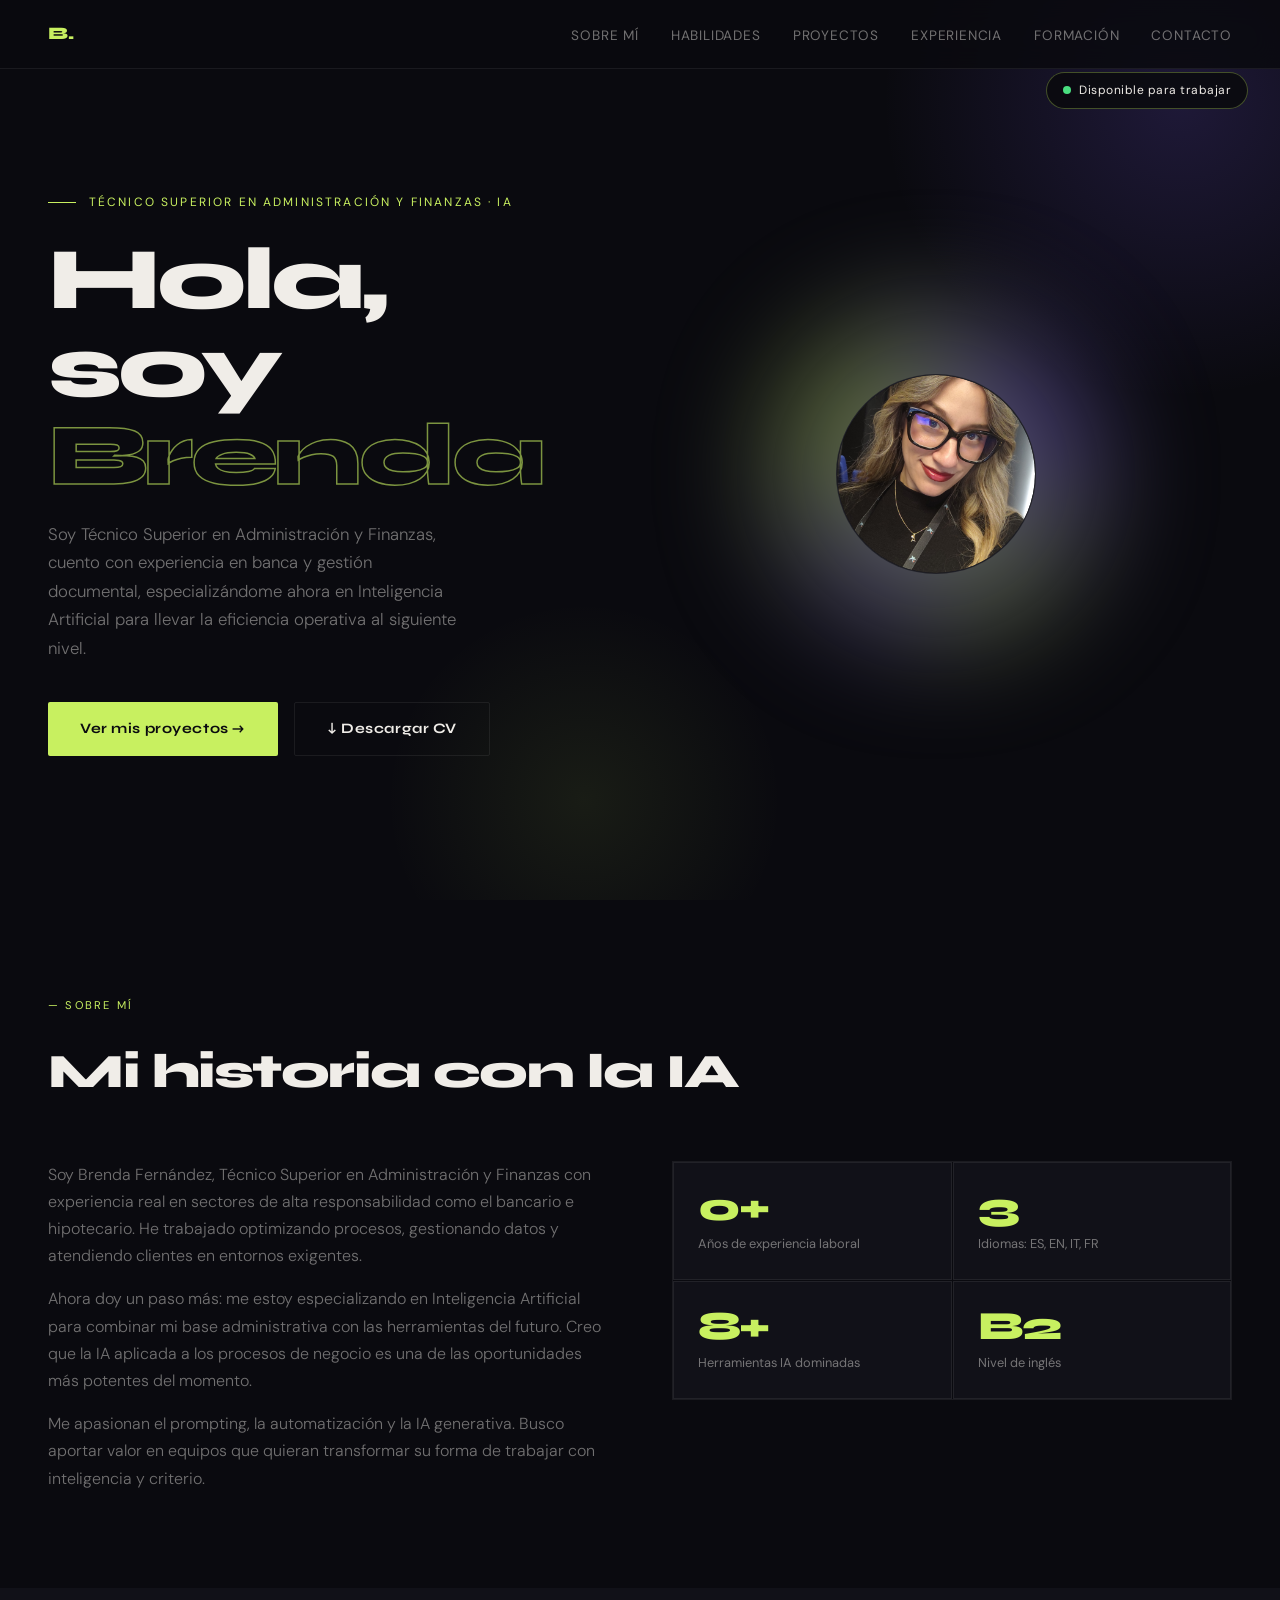
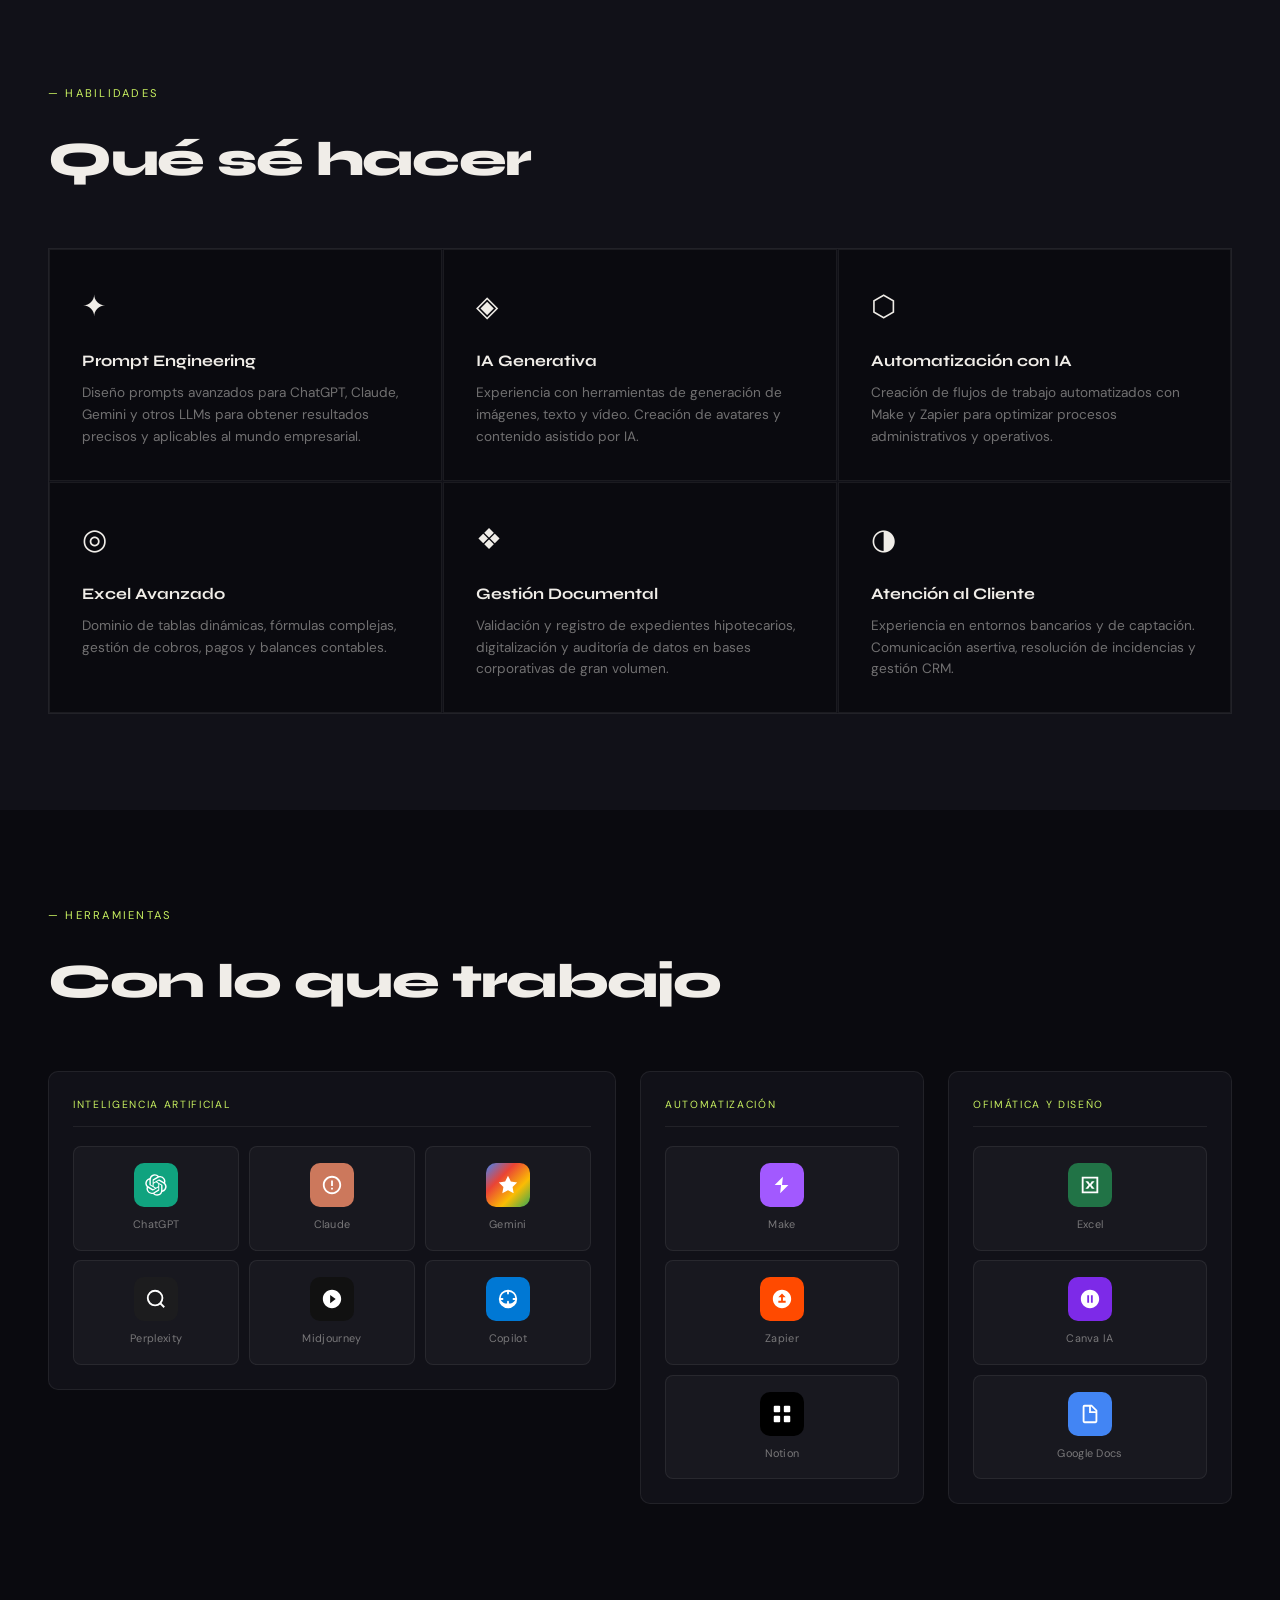
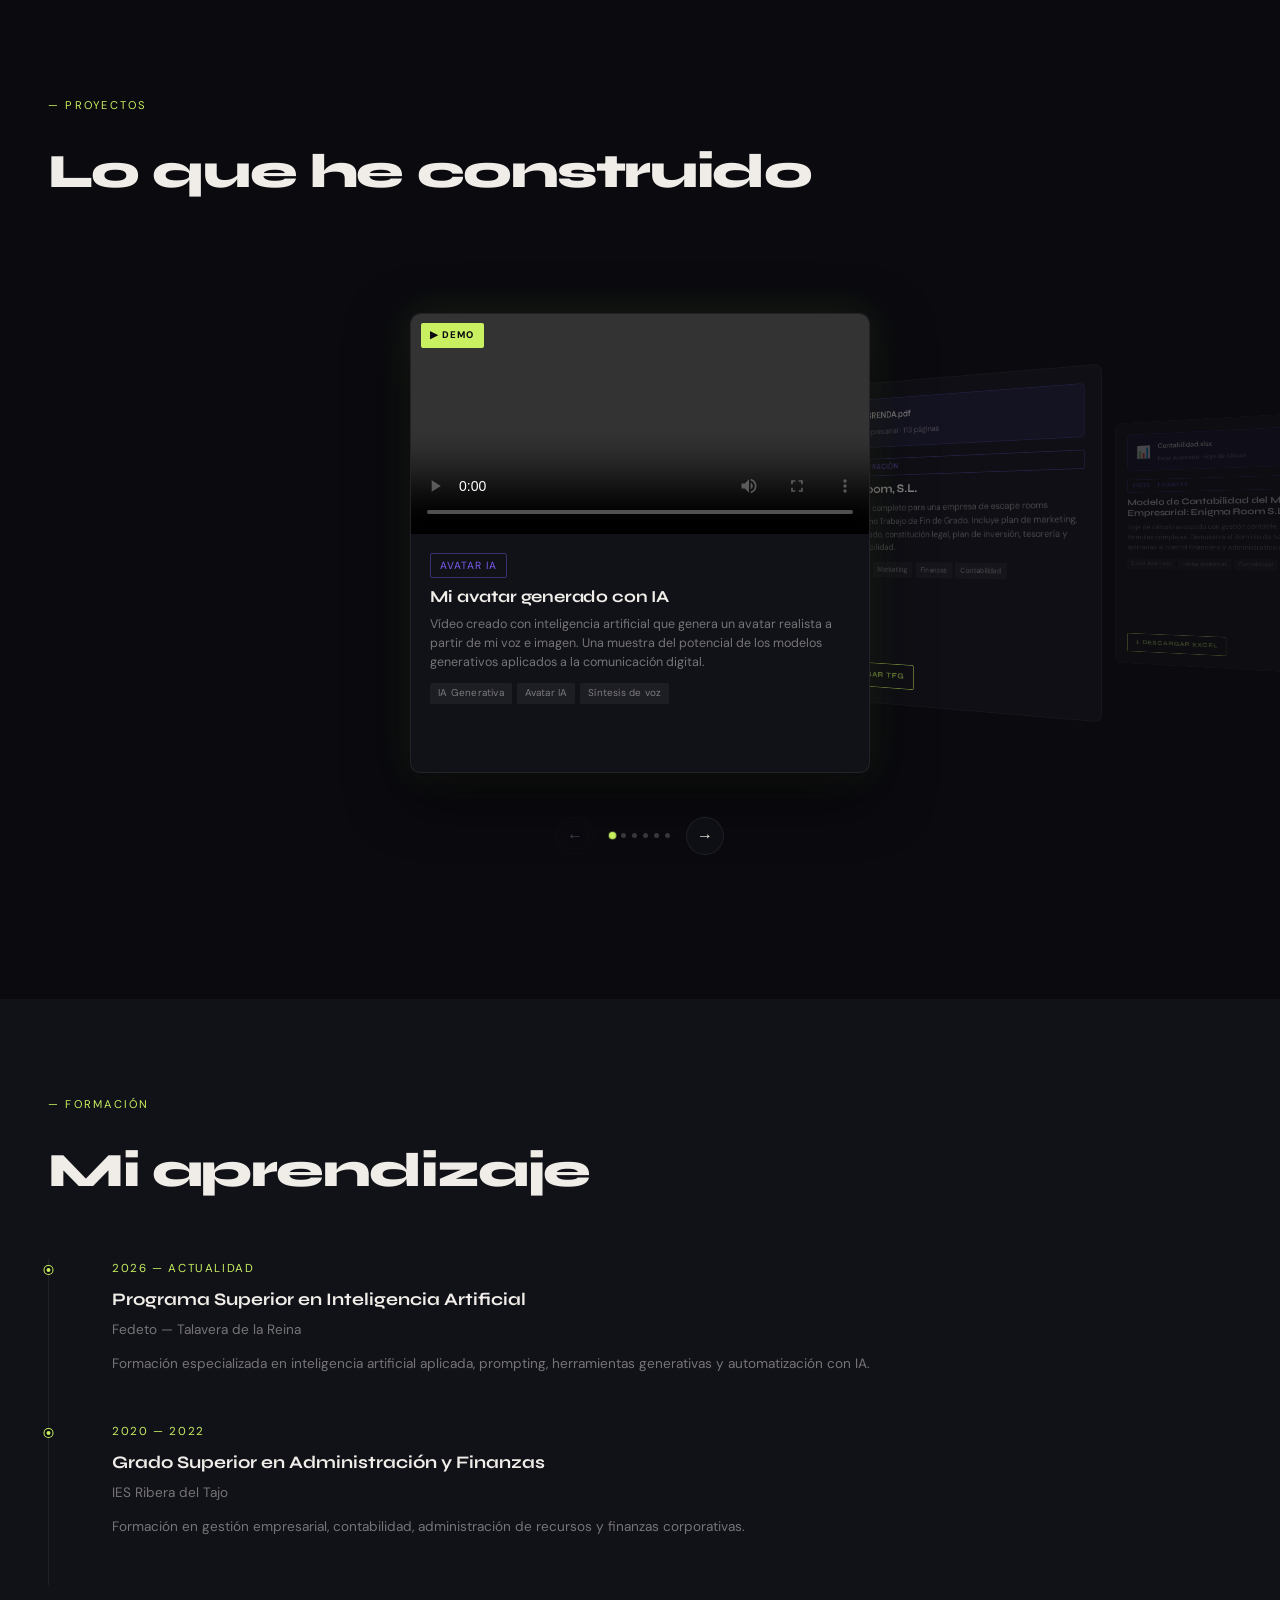
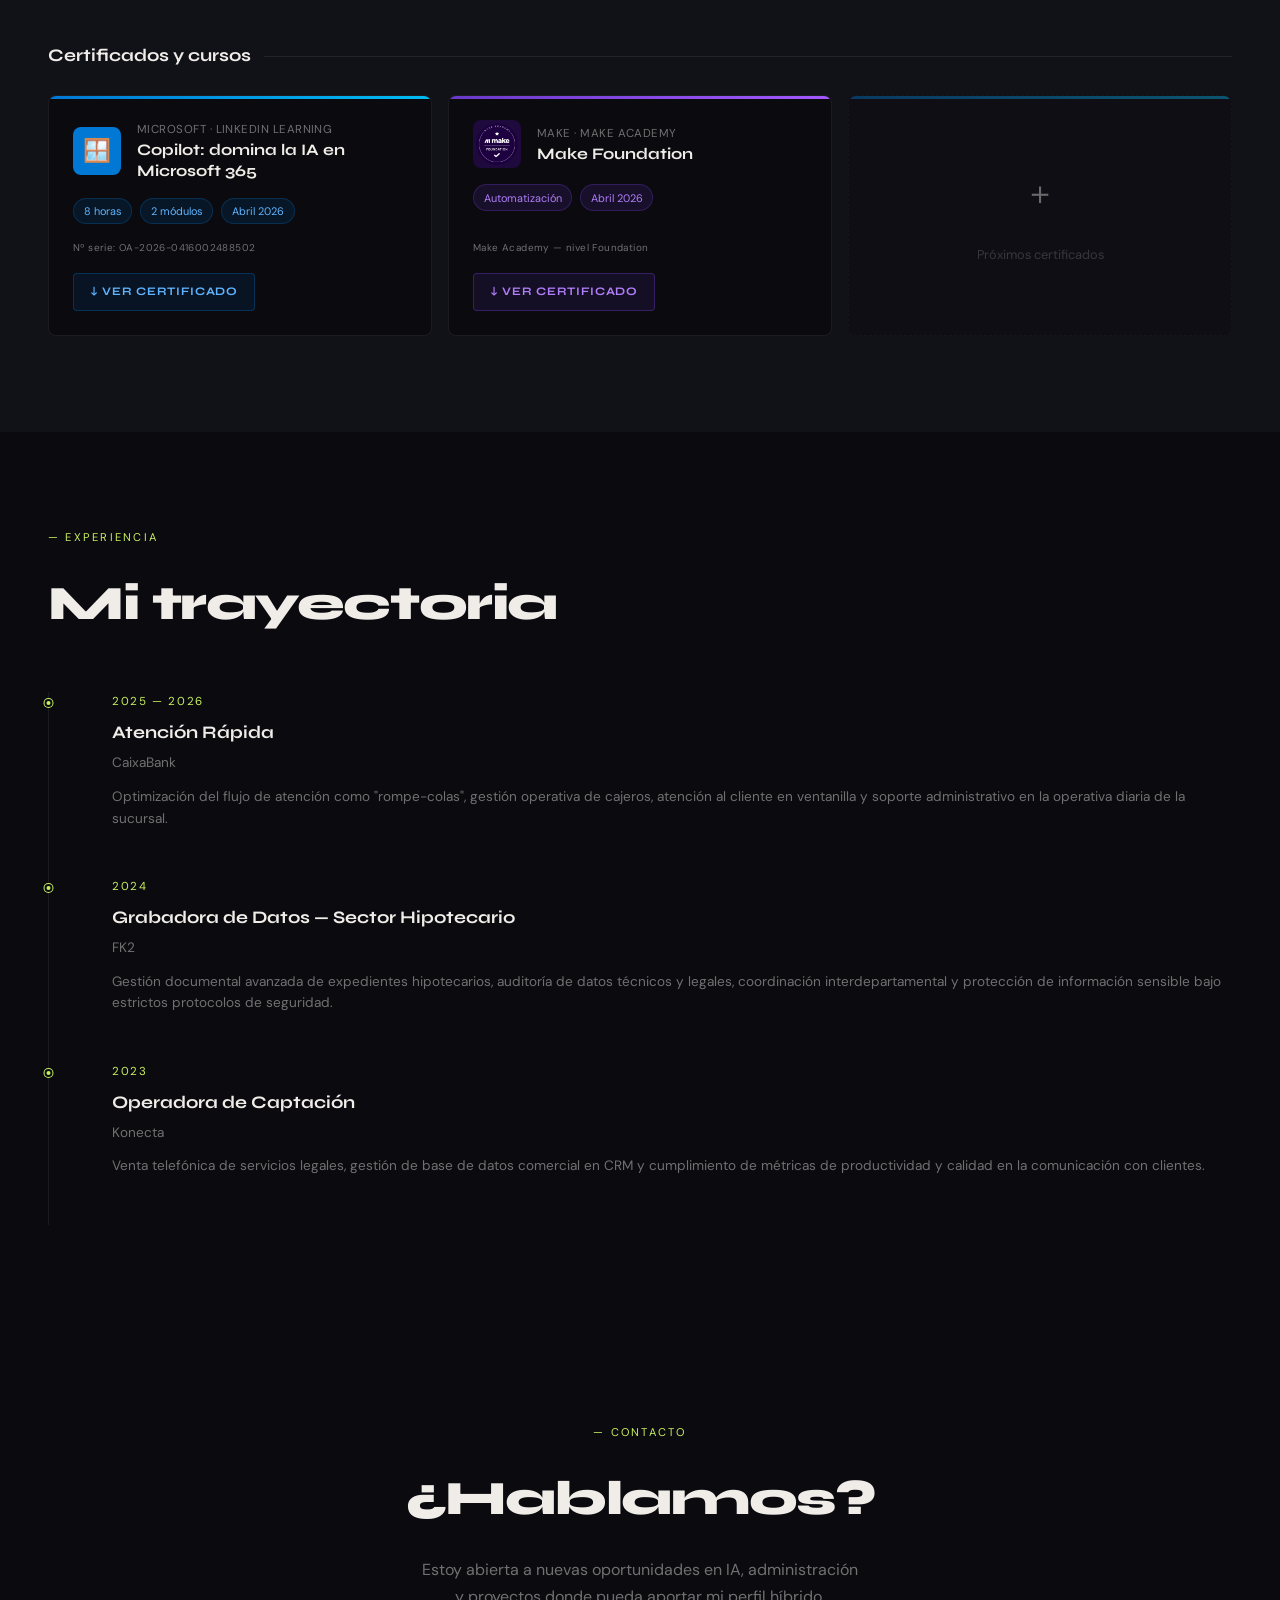
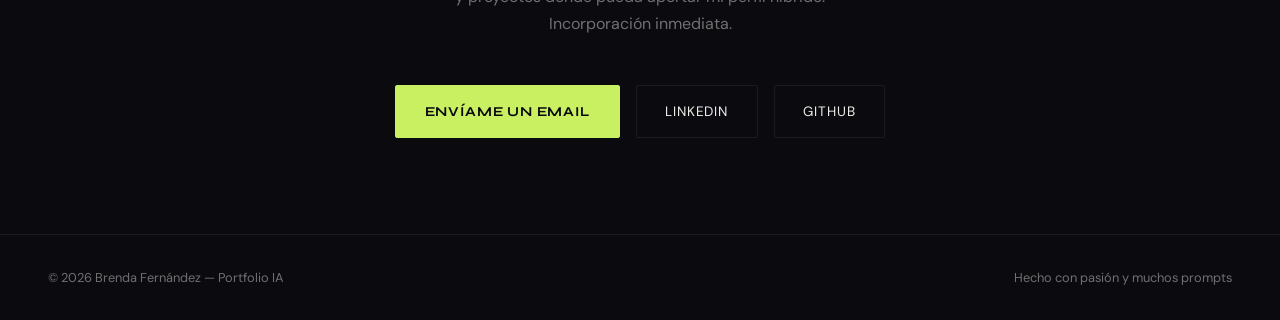
<file: index.html>
<!DOCTYPE html>
<html lang="es">
<head>
<meta charset="UTF-8">
<meta name="viewport" content="width=device-width, initial-scale=1.0, maximum-scale=1.0, minimum-scale=1.0, user-scalable=no">
<meta name="mobile-web-app-capable" content="yes">
<meta name="apple-mobile-web-app-capable" content="yes">
<title>Brenda — Portfolio IA</title>
<link href="https://fonts.googleapis.com/css2?family=Syne:wght@400;700;800&family=DM+Sans:ital,wght@0,300;0,400;1,300&display=swap" rel="stylesheet">
<style>
  *, *::before, *::after { box-sizing: border-box; margin: 0; padding: 0; }

  html, body {
    max-width: 100vw;
    overflow-x: hidden;
    -webkit-text-size-adjust: 100%;
  }

  :root {
    --bg: #0a0a0f;
    --surface: #111118;
    --border: rgba(255,255,255,0.07);
    --accent: #c8f060;
    --accent2: #7b5cf0;
    --text: #f0ede8;
    --muted: rgba(240,237,232,0.45);
    --font-head: 'Syne', sans-serif;
    --font-body: 'DM Sans', sans-serif;
  }

  html { scroll-behavior: smooth; }

  body {
    background: var(--bg);
    color: var(--text);
    font-family: var(--font-body);
    font-size: 16px;
    line-height: 1.7;
    overflow-x: hidden;
  }

  /* NAV */
  nav {
    position: fixed;
    top: 0; left: 0; right: 0;
    z-index: 100;
    display: flex;
    justify-content: space-between;
    align-items: center;
    padding: 1.2rem 3rem;
    border-bottom: 1px solid var(--border);
    background: rgba(10,10,15,0.85);
    backdrop-filter: blur(12px);
  }
  .nav-logo {
    font-family: var(--font-head);
    font-weight: 800;
    font-size: 1.1rem;
    letter-spacing: -0.02em;
    color: var(--accent);
  }
  .nav-links { display: flex; gap: 2rem; list-style: none; }
  .nav-links a {
    color: var(--muted);
    text-decoration: none;
    font-size: 0.85rem;
    letter-spacing: 0.06em;
    text-transform: uppercase;
    transition: color 0.2s;
  }
  .nav-links a:hover { color: var(--text); }

  /* HERO */
  .hero {
    min-height: 100vh;
    display: flex;
    flex-direction: column;
    align-items: center;
    justify-content: center;
    text-align: center;
    padding: 8rem 1.5rem 4rem;
    position: relative;
    overflow: hidden;
    gap: 2.5rem;
  }
  @media (min-width: 769px) {
    .hero {
      flex-direction: row;
      text-align: left;
      padding: 7rem 3rem 4rem;
      gap: 0;
    }
  }
  .hero::before {
    content: '';
    position: absolute;
    top: -200px; right: -200px;
    width: 600px; height: 600px;
    border-radius: 50%;
    background: radial-gradient(circle, rgba(123,92,240,0.18) 0%, transparent 70%);
    pointer-events: none;
  }
  .hero::after {
    content: '';
    position: absolute;
    bottom: -100px; left: 30%;
    width: 400px; height: 400px;
    border-radius: 50%;
    background: radial-gradient(circle, rgba(200,240,96,0.08) 0%, transparent 70%);
    pointer-events: none;
  }
  .hero-text {
    position: relative;
    z-index: 1;
    width: 100%;
    display: flex;
    flex-direction: column;
    align-items: center;
  }
  @media (min-width: 769px) {
    .hero-text { flex: 1; align-items: flex-start; }
  }
  .hero-eyebrow {
    font-size: 0.7rem;
    letter-spacing: 0.18em;
    text-transform: uppercase;
    color: var(--accent);
    margin-bottom: 1.2rem;
    display: flex;
    align-items: center;
    gap: 0.8rem;
    justify-content: center;
  }
  @media (min-width: 769px) {
    .hero-eyebrow { justify-content: flex-start; font-size: 0.75rem; margin-bottom: 1.5rem; }
  }
  .hero-eyebrow::before {
    content: '';
    display: inline-block;
    width: 28px; height: 1px;
    background: var(--accent);
  }
  h1 {
    font-family: var(--font-head);
    font-size: clamp(2.5rem, 10vw, 5.5rem);
    font-weight: 800;
    line-height: 1;
    letter-spacing: -0.04em;
    margin-bottom: 1.2rem;
  }
  h1 span {
    color: transparent;
    -webkit-text-stroke: 1.5px rgba(200,240,96,0.6);
  }
  .hero-desc {
    font-size: 0.95rem;
    color: var(--muted);
    max-width: 420px;
    margin-bottom: 2rem;
    font-weight: 300;
    text-align: center;
  }
  @media (min-width: 769px) {
    .hero-desc { font-size: 1.05rem; text-align: left; margin-bottom: 2.5rem; }
  }
  .hero-cta {
    display: inline-flex;
    align-items: center;
    gap: 0.6rem;
    background: var(--accent);
    color: #0a0a0f;
    padding: 0.85rem 2rem;
    border-radius: 2px;
    font-family: var(--font-head);
    font-weight: 700;
    font-size: 0.9rem;
    letter-spacing: 0.04em;
    text-decoration: none;
    transition: transform 0.2s, box-shadow 0.2s;
  }
  .hero-cta:hover {
    transform: translateY(-2px);
    box-shadow: 0 12px 30px rgba(200,240,96,0.25);
  }
  .hero-visual {
    display: flex;
    justify-content: center;
    align-items: center;
    position: relative;
    z-index: 1;
    width: 100%;
    order: -1;
  }
  @media (min-width: 769px) {
    .hero-visual { flex: 1; order: 0; }
  }
  .orb {
    width: 200px; height: 200px;
    border-radius: 50%;
    background: conic-gradient(from 180deg at 50% 50%,
      #7b5cf0 0deg, #c8f060 120deg, #7b5cf0 240deg, #c8f060 360deg);
    filter: blur(60px);
    opacity: 0.5;
    animation: spin 12s linear infinite;
  }
  @media (min-width: 769px) {
    .orb { width: 320px; height: 320px; }
  }
  .orb-inner {
    position: absolute;
    width: 150px; height: 150px;
    border-radius: 50%;
    background: var(--surface);
    display: flex;
    align-items: center;
    justify-content: center;
    border: 1px solid var(--border);
  }
  @media (min-width: 769px) {
    .orb-inner { width: 200px; height: 200px; }
  }
  @keyframes spin { to { transform: rotate(360deg); } }

  /* SECTIONS */
  section {
    padding: 3rem 1.2rem;
    width: 100%;
    box-sizing: border-box;
  }
  @media (min-width: 769px) {
    section { padding: 6rem 3rem; }
  }
  .section-label {
    font-size: 0.7rem;
    letter-spacing: 0.2em;
    text-transform: uppercase;
    color: var(--accent);
    margin-bottom: 1rem;
  }
  h2 {
    font-family: var(--font-head);
    font-size: clamp(1.8rem, 6vw, 3rem);
    font-weight: 800;
    letter-spacing: -0.03em;
    margin-bottom: 2rem;
  }
  @media (min-width: 769px) {
    h2 { margin-bottom: 3rem; }
  }

  /* SOBRE MÍ */
  .about-grid {
    display: flex;
    flex-direction: column;
    gap: 2rem;
    width: 100%;
  }
  @media (min-width: 769px) {
    .about-grid { flex-direction: row; gap: 4rem; align-items: start; }
    .about-grid > * { flex: 1; }
  }
  .about-text { font-size: 0.95rem; color: var(--muted); font-weight: 300; }
  @media (min-width: 769px) { .about-text { font-size: 1rem; } }
  .about-text p + p { margin-top: 1rem; }
  .stats-grid {
    display: grid;
    grid-template-columns: 1fr 1fr;
    gap: 1px;
    border: 1px solid var(--border);
  }
  .stat {
    padding: 1.5rem;
    border: 1px solid var(--border);
    background: var(--surface);
  }
  .stat-num {
    font-family: var(--font-head);
    font-size: 2.5rem;
    font-weight: 800;
    color: var(--accent);
    line-height: 1;
    letter-spacing: -0.04em;
  }
  .stat-label { font-size: 0.8rem; color: var(--muted); margin-top: 0.4rem; }

  /* HABILIDADES */
  .skills-section { background: var(--surface); }
  .skills-grid {
    display: grid;
    grid-template-columns: repeat(3, 1fr);
    gap: 1px;
    border: 1px solid var(--border);
  }
  .skill-card {
    padding: 2rem;
    background: var(--bg);
    border: 1px solid var(--border);
    transition: background 0.3s, border-color 0.3s;
  }
  .skill-card:hover {
    background: rgba(123,92,240,0.06);
    border-color: rgba(123,92,240,0.3);
  }
  .skill-icon {
    font-size: 1.8rem;
    margin-bottom: 1rem;
    display: block;
  }
  .skill-name {
    font-family: var(--font-head);
    font-size: 1rem;
    font-weight: 700;
    margin-bottom: 0.5rem;
    color: var(--text);
  }
  .skill-desc { font-size: 0.85rem; color: var(--muted); line-height: 1.6; }

  /* PROYECTOS */
  /* CARRUSEL COVERFLOW */
  .carousel-outer {
    position: relative;
    padding: 2rem 0 3rem;
  }
  .carousel-track-wrap {
    overflow: visible;
    position: relative;
    height: 500px;
    display: flex;
    align-items: center;
    justify-content: center;
  }
  .projects-grid {
    display: flex;
    align-items: center;
    justify-content: center;
    position: relative;
    width: 100%;
    height: 100%;
    perspective: 1400px;
  }
  .project-card {
    position: absolute;
    width: 460px;
    height: 460px;
    flex-shrink: 0;
    background: var(--surface);
    border: 1px solid var(--border);
    border-radius: 10px;
    overflow: hidden;
    transition: transform 0.5s cubic-bezier(0.25,0.46,0.45,0.94),
                opacity 0.5s ease,
                box-shadow 0.5s ease;
    cursor: pointer;
    display: flex;
    flex-direction: column;
    padding: 1.4rem;
  }

  /* TARJETA VÍDEO */
  .project-card.video-card {
    width: 460px;
    height: 460px;
    padding: 0;
  }
  .video-wrapper {
    position: relative;
    background: #000;
    overflow: hidden;
    width: 100%;
    height: 220px;
    flex-shrink: 0;
  }
  .video-wrapper video {
    width: 100%;
    height: 100%;
    display: block;
    object-fit: contain;
    background: #000;
  }
  .video-badge {
    position: absolute;
    top: 0.6rem; left: 0.6rem;
    background: var(--accent);
    color: #0a0a0f;
    font-size: 0.6rem;
    font-weight: 800;
    letter-spacing: 0.1em;
    text-transform: uppercase;
    padding: 0.25rem 0.6rem;
    border-radius: 2px;
    z-index: 5;
  }
  .video-info { padding: 1rem 1.2rem; flex: 1; overflow: hidden; }

  /* TARJETA ARCHIVO */
  .project-card.file-card {}
  .file-preview {
    background: rgba(123,92,240,0.1);
    border: 1px solid rgba(123,92,240,0.25);
    border-radius: 6px;
    padding: 0.8rem 1rem;
    display: flex;
    align-items: center;
    gap: 0.8rem;
    margin-bottom: 1rem;
  }
  .file-icon { font-size: 1.4rem; flex-shrink: 0; }
  .file-meta { font-size: 0.68rem; color: var(--muted); }
  .file-name { font-size: 0.78rem; color: var(--text); font-weight: 500; margin-bottom: 0.15rem; }
  .download-btn {
    display: inline-flex;
    align-items: center;
    gap: 0.3rem;
    margin-top: auto;
    padding: 0.45rem 0.9rem;
    background: transparent;
    border: 1px solid var(--accent);
    color: var(--accent);
    border-radius: 2px;
    font-size: 0.68rem;
    font-family: var(--font-head);
    font-weight: 700;
    letter-spacing: 0.08em;
    text-decoration: none;
    text-transform: uppercase;
    transition: background 0.2s, color 0.2s;
    width: fit-content;
  }
  .download-btn:hover { background: var(--accent); color: #0a0a0f; }

  /* TIPOGRAFÍA TARJETAS */
  .project-tag {
    display: inline-block;
    font-size: 0.65rem;
    letter-spacing: 0.1em;
    text-transform: uppercase;
    color: var(--accent2);
    border: 1px solid rgba(123,92,240,0.4);
    padding: 0.15rem 0.55rem;
    border-radius: 2px;
    margin-bottom: 0.6rem;
  }
  .project-title {
    font-family: var(--font-head);
    font-size: 1.05rem;
    font-weight: 700;
    letter-spacing: -0.01em;
    margin-bottom: 0.5rem;
    color: var(--text);
    line-height: 1.2;
  }
  .project-desc { font-size: 0.78rem; color: var(--muted); line-height: 1.5; }
  .project-tools {
    display: flex;
    flex-wrap: wrap;
    gap: 0.3rem;
    margin-top: 0.7rem;
  }
  .tool-pill {
    font-size: 0.62rem;
    padding: 0.15rem 0.5rem;
    background: rgba(255,255,255,0.05);
    border-radius: 2px;
    color: var(--muted);
    letter-spacing: 0.02em;
  }

  /* CONTROLES CARRUSEL */
  .carousel-controls {
    display: flex;
    align-items: center;
    justify-content: center;
    gap: 1rem;
    margin-top: 1.5rem;
  }
  .carousel-btn {
    width: 38px; height: 38px;
    border-radius: 50%;
    border: 1px solid var(--border);
    background: rgba(17,17,24,0.8);
    color: var(--text);
    font-size: 1rem;
    cursor: pointer;
    display: flex;
    align-items: center;
    justify-content: center;
    transition: border-color 0.2s, color 0.2s;
    backdrop-filter: blur(8px);
  }
  .carousel-btn:hover { border-color: var(--accent); color: var(--accent); }
  .carousel-btn:disabled { opacity: 0.25; cursor: default; }
  .carousel-dots {
    display: flex;
    gap: 6px;
    align-items: center;
  }
  .carousel-dot {
    width: 5px; height: 5px;
    border-radius: 50%;
    background: rgba(255,255,255,0.2);
    cursor: pointer;
    transition: background 0.2s, transform 0.2s;
  }
  .carousel-dot.active { background: var(--accent); transform: scale(1.5); }

  /* TIMELINE */
  .education-section { background: var(--surface); }
  .timeline { position: relative; padding-left: 2rem; }
  .timeline::before {
    content: '';
    position: absolute;
    left: 0; top: 0; bottom: 0;
    width: 1px;
    background: var(--border);
  }
  .timeline-item { position: relative; padding: 0 0 3rem 2rem; }
  .timeline-item::before {
    content: '';
    position: absolute;
    left: -2rem;
    top: 0.4rem;
    width: 8px; height: 8px;
    border-radius: 50%;
    background: var(--accent);
    border: 2px solid var(--bg);
    box-shadow: 0 0 0 1px var(--accent);
    transform: translateX(-3.5px);
  }
  .timeline-year {
    font-size: 0.72rem;
    letter-spacing: 0.14em;
    text-transform: uppercase;
    color: var(--accent);
    margin-bottom: 0.4rem;
  }
  .timeline-title {
    font-family: var(--font-head);
    font-size: 1.1rem;
    font-weight: 700;
    color: var(--text);
    margin-bottom: 0.2rem;
  }
  .timeline-org { font-size: 0.85rem; color: var(--muted); margin-bottom: 0.7rem; }
  .timeline-desc { font-size: 0.85rem; color: var(--muted); line-height: 1.6; }

  /* CONTACTO */
  .contact-section {
    text-align: center;
    background: var(--bg);
    padding: 6rem 3rem;
    position: relative;
    overflow: hidden;
  }
  .contact-section h2 { margin-bottom: 1rem; }
  .contact-section p { color: var(--muted); max-width: 440px; margin: 0 auto 3rem; font-size: 1rem; }
  .contact-links { display: flex; justify-content: center; gap: 1rem; flex-wrap: wrap; }
  .contact-link {
    display: inline-flex;
    align-items: center;
    gap: 0.5rem;
    padding: 0.85rem 1.8rem;
    border: 1px solid var(--border);
    border-radius: 2px;
    color: var(--text);
    text-decoration: none;
    font-size: 0.85rem;
    letter-spacing: 0.06em;
    text-transform: uppercase;
    transition: background 0.2s, border-color 0.2s, color 0.2s;
  }
  .contact-link:hover {
    background: var(--accent);
    border-color: var(--accent);
    color: #0a0a0f;
  }
  .contact-link.primary {
    background: var(--accent);
    border-color: var(--accent);
    color: #0a0a0f;
    font-weight: 700;
    font-family: var(--font-head);
  }

  /* FOOTER */
  footer {
    border-top: 1px solid var(--border);
    padding: 2rem 3rem;
    display: flex;
    justify-content: space-between;
    align-items: center;
    font-size: 0.8rem;
    color: var(--muted);
  }

  /* ANIMATIONS */
  .fade-in { opacity: 0; transform: translateY(24px); animation: fadeUp 0.7s ease forwards; }
  @keyframes fadeUp { to { opacity: 1; transform: translateY(0); } }
  .delay-1 { animation-delay: 0.1s; }
  .delay-2 { animation-delay: 0.25s; }
  .delay-3 { animation-delay: 0.4s; }
  .delay-4 { animation-delay: 0.55s; }

  /* BANNER DISPONIBLE */
  .available-banner {
    position: fixed;
    top: 72px; right: 2rem;
    z-index: 99;
    display: flex;
    align-items: center;
    gap: 0.5rem;
    background: rgba(10,10,15,0.9);
    border: 1px solid rgba(200,240,96,0.3);
    border-radius: 100px;
    padding: 0.45rem 1rem;
    backdrop-filter: blur(12px);
    font-size: 0.75rem;
    color: var(--text);
    letter-spacing: 0.04em;
  }
  .available-dot {
    width: 8px; height: 8px;
    border-radius: 50%;
    background: #4ade80;
    box-shadow: 0 0 0 0 rgba(74,222,128,0.6);
    animation: pulse-dot 2s infinite;
    flex-shrink: 0;
  }
  @keyframes pulse-dot {
    0% { box-shadow: 0 0 0 0 rgba(74,222,128,0.6); }
    70% { box-shadow: 0 0 0 7px rgba(74,222,128,0); }
    100% { box-shadow: 0 0 0 0 rgba(74,222,128,0); }
  }
  @media (max-width: 768px) { 
    .available-banner { 
      top: 68px; 
      right: 50%;
      transform: translateX(50%);
      bottom: auto;
      font-size: 0.72rem;
      white-space: nowrap;
    } 
  }

  /* SECCIÓN HERRAMIENTAS */
  .tools-section { background: var(--bg); }
  .tools-categories {
    display: grid;
    grid-template-columns: 2fr 1fr 1fr;
    gap: 1.5rem;
    align-items: start;
  }
  .tools-category {
    background: var(--surface);
    border: 1px solid var(--border);
    border-radius: 10px;
    padding: 1.5rem;
  }
  .tools-cat-label {
    font-size: 0.65rem;
    letter-spacing: 0.16em;
    text-transform: uppercase;
    color: var(--accent);
    margin-bottom: 1.2rem;
    padding-bottom: 0.8rem;
    border-bottom: 1px solid var(--border);
  }
  .tools-cat-grid {
    display: grid;
    grid-template-columns: repeat(3, 1fr);
    gap: 0.6rem;
  }
  .tools-category:nth-child(2) .tools-cat-grid,
  .tools-category:nth-child(3) .tools-cat-grid {
    grid-template-columns: 1fr;
  }
  .tool-card {
    padding: 1rem 0.8rem;
    background: rgba(255,255,255,0.03);
    border: 1px solid var(--border);
    border-radius: 8px;
    display: flex;
    flex-direction: column;
    align-items: center;
    gap: 0.5rem;
    transition: background 0.2s, transform 0.2s, border-color 0.2s;
    text-align: center;
    cursor: default;
  }
  .tool-card:hover {
    background: rgba(200,240,96,0.06);
    border-color: rgba(200,240,96,0.25);
    transform: translateY(-3px);
  }
  .tool-logo {
    width: 32px; height: 32px;
    object-fit: contain;
  }
  .tool-card-name {
    font-size: 0.68rem;
    color: var(--muted);
    letter-spacing: 0.03em;
  }
  .tool-emoji { font-size: 1.6rem; line-height: 1; }

  /* ICONO WRAP herramientas */
  .tool-icon-wrap {
    width: 44px; height: 44px;
    border-radius: 10px;
    display: flex;
    align-items: center;
    justify-content: center;
    flex-shrink: 0;
  }

  /* MENÚ HAMBURGUESA MÓVIL */
  .nav-hamburger {
    display: none;
    flex-direction: column;
    gap: 5px;
    cursor: pointer;
    padding: 4px;
    background: none;
    border: none;
  }
  .nav-hamburger span {
    display: block;
    width: 22px; height: 2px;
    background: var(--text);
    border-radius: 2px;
    transition: transform 0.3s, opacity 0.3s;
  }
  .nav-hamburger.open span:nth-child(1) { transform: translateY(7px) rotate(45deg); }
  .nav-hamburger.open span:nth-child(2) { opacity: 0; }
  .nav-hamburger.open span:nth-child(3) { transform: translateY(-7px) rotate(-45deg); }

  .nav-mobile-menu {
    display: none;
    position: fixed;
    top: 60px; left: 0; right: 0;
    background: rgba(10,10,15,0.97);
    backdrop-filter: blur(16px);
    border-bottom: 1px solid var(--border);
    padding: 1.5rem 2rem;
    z-index: 99;
    flex-direction: column;
    gap: 0;
  }
  .nav-mobile-menu.open { display: flex; }
  .nav-mobile-menu a {
    color: var(--text);
    text-decoration: none;
    font-size: 1.1rem;
    font-family: var(--font-head);
    font-weight: 700;
    padding: 0.9rem 0;
    border-bottom: 1px solid var(--border);
    letter-spacing: 0.02em;
    transition: color 0.2s;
  }
  .nav-mobile-menu a:last-child { border-bottom: none; }
  .nav-mobile-menu a:hover { color: var(--accent); }

  @media (max-width: 768px) {
    /* EVITAR DESBORDAMIENTO */
    * { max-width: 100vw; }
    html, body { width: 100%; overflow-x: hidden; }
    section { overflow: hidden; }

    /* NAV */
    nav { padding: 1rem 1.5rem; }
    .nav-links { display: none; }
    .nav-hamburger { display: flex; }

    /* BANNER */
    .available-banner {
      top: 64px;
      right: 50%;
      transform: translateX(50%);
      bottom: auto;
      font-size: 0.7rem;
      white-space: nowrap;
    }

    /* STATS */
    .stats-grid { grid-template-columns: 1fr 1fr; }
    .stat-num { font-size: 2rem; }

    /* HABILIDADES */
    .skills-grid { grid-template-columns: 1fr 1fr; }
    .skill-card { padding: 1.2rem; }
    .skill-name { font-size: 0.85rem; }
    .skill-desc { font-size: 0.75rem; }

    /* HERRAMIENTAS */
    .tools-categories { grid-template-columns: 1fr; gap: 1rem; }
    .tools-cat-grid { grid-template-columns: repeat(3, 1fr) !important; }

    /* PROYECTOS */
    .carousel-outer { overflow: hidden; width: 100%; }
    .carousel-track-wrap { height: 520px; overflow: hidden; }
    .projects-grid { overflow: visible; }
    .project-card {
      width: 88vw !important;
      max-width: 88vw !important;
      height: auto !important;
      min-height: 360px;
    }
    .project-card.video-card {
      width: 88vw !important;
      max-width: 88vw !important;
      height: auto !important;
    }
    .video-wrapper { height: 200px; }

    /* FORMACIÓN */
    .certs-grid { grid-template-columns: 1fr; }

    /* CONTACTO */
    .contact-section { padding: 4rem 1.2rem; }
    .contact-links { flex-direction: column; align-items: center; }
    .contact-link { width: 100%; max-width: 320px; justify-content: center; }

    /* FOOTER */
    footer { flex-direction: column; gap: 0.8rem; text-align: center; padding: 1.5rem 1.2rem; }
  }

  /* CERTIFICADOS */
  .certs-subtitle {
    font-family: var(--font-head);
    font-size: 1.1rem;
    font-weight: 700;
    color: var(--text);
    margin: 3.5rem 0 1.5rem;
    display: flex;
    align-items: center;
    gap: 0.8rem;
  }
  .certs-subtitle::after {
    content: '';
    flex: 1;
    height: 1px;
    background: var(--border);
  }
  .certs-grid {
    display: grid;
    grid-template-columns: repeat(auto-fit, minmax(280px, 1fr));
    gap: 1rem;
  }
  .cert-card {
    background: var(--bg);
    border: 1px solid var(--border);
    border-radius: 8px;
    padding: 1.5rem;
    display: flex;
    flex-direction: column;
    gap: 1rem;
    transition: border-color 0.3s, transform 0.2s;
    position: relative;
    overflow: hidden;
  }
  .cert-card::before {
    content: '';
    position: absolute;
    top: 0; left: 0; right: 0;
    height: 3px;
    background: linear-gradient(90deg, #0078d4, #00bcf2);
  }
  .cert-card:hover {
    border-color: rgba(0,120,212,0.4);
    transform: translateY(-3px);
  }
  .cert-header {
    display: flex;
    align-items: center;
    gap: 1rem;
  }
  .cert-logo-wrap {
    width: 48px; height: 48px;
    border-radius: 8px;
    background: #0078d4;
    display: flex;
    align-items: center;
    justify-content: center;
    flex-shrink: 0;
    font-size: 1.4rem;
  }
  .cert-issuer {
    font-size: 0.72rem;
    color: var(--muted);
    letter-spacing: 0.04em;
    text-transform: uppercase;
  }
  .cert-name {
    font-family: var(--font-head);
    font-size: 1rem;
    font-weight: 700;
    color: var(--text);
    line-height: 1.3;
  }
  .cert-meta {
    display: flex;
    flex-wrap: wrap;
    gap: 0.5rem;
  }
  .cert-pill {
    font-size: 0.68rem;
    padding: 0.2rem 0.6rem;
    border-radius: 100px;
    background: rgba(0,120,212,0.12);
    color: #60b4ff;
    border: 1px solid rgba(0,120,212,0.25);
  }
  .cert-serial {
    font-size: 0.62rem;
    color: var(--muted);
    letter-spacing: 0.04em;
    margin-top: auto;
  }
  .cert-btn {
    display: inline-flex;
    align-items: center;
    gap: 0.4rem;
    padding: 0.5rem 1rem;
    background: rgba(0,120,212,0.1);
    border: 1px solid rgba(0,120,212,0.3);
    color: #60b4ff;
    border-radius: 4px;
    font-size: 0.72rem;
    font-family: var(--font-head);
    font-weight: 700;
    letter-spacing: 0.06em;
    text-decoration: none;
    text-transform: uppercase;
    transition: background 0.2s, color 0.2s;
    width: fit-content;
  }
  .cert-card.make-card::before {
    background: linear-gradient(90deg, #6a39c9, #a259ff);
  }
</style>
</head>
<body>

<!-- BANNER DISPONIBLE -->
<div class="available-banner">
  <span class="available-dot"></span>
  Disponible para trabajar
</div>

<nav>
  <div class="nav-logo">B.</div>
  <ul class="nav-links">
    <li><a href="#sobre-mi">Sobre mí</a></li>
    <li><a href="#habilidades">Habilidades</a></li>
    <li><a href="#proyectos">Proyectos</a></li>
    <li><a href="#experiencia">Experiencia</a></li>
    <li><a href="#formacion">Formación</a></li>
    <li><a href="#contacto">Contacto</a></li>
  </ul>
  <button class="nav-hamburger" id="hamburger" onclick="toggleMenu()">
    <span></span><span></span><span></span>
  </button>
</nav>

<div class="nav-mobile-menu" id="mobileMenu">
  <a href="#sobre-mi" onclick="closeMenu()">Sobre mí</a>
  <a href="#habilidades" onclick="closeMenu()">Habilidades</a>
  <a href="#proyectos" onclick="closeMenu()">Proyectos</a>
  <a href="#experiencia" onclick="closeMenu()">Experiencia</a>
  <a href="#formacion" onclick="closeMenu()">Formación</a>
  <a href="#contacto" onclick="closeMenu()">Contacto</a>
</div>

<section class="hero">
  <div class="hero-text">
    <div class="hero-eyebrow fade-in">Técnico Superior en Administración y Finanzas · IA</div>
    <h1 class="fade-in delay-1">Hola,<br>soy <span>Brenda</span></h1>
    <p class="hero-desc fade-in delay-2">Soy Técnico Superior en Administración y Finanzas, cuento con experiencia en banca y gestión documental, especializándome ahora en Inteligencia Artificial para llevar la eficiencia operativa al siguiente nivel.</p>
    <div style="display:flex; gap:1rem; flex-wrap:wrap;" class="fade-in delay-3">
      <a href="#proyectos" class="hero-cta">Ver mis proyectos →</a>
      <a href="https://brenda-fernandez02.github.io/Portfolio.Brenda.Fernandez/Brenda_Fernandez_Administrativa..pdf" target="_blank" class="hero-cta" style="background:transparent; border:1px solid var(--border); color:var(--text);">↓ Descargar CV</a>
    </div>
  </div>
  <div class="hero-visual fade-in delay-4">
    <div class="orb"></div>
    <div class="orb-inner" style="overflow:hidden; padding:0;">
      <img src="https://brenda-fernandez02.github.io/Portfolio.Brenda.Fernandez/foto.jpg"
           alt="Brenda Fernández"
           style="width:100%; height:100%; object-fit:cover; border-radius:50%;"
           onerror="this.style.display='none'; this.parentElement.innerHTML='<span style=\'font-family:var(--font-head);font-size:4rem;font-weight:800;color:var(--accent);letter-spacing:-0.05em;\'>B.</span>'">
    </div>
  </div>
</section>

<section id="sobre-mi">
  <div class="section-label">— Sobre mí</div>
  <h2>Mi historia con la IA</h2>
  <div class="about-grid">
    <div class="about-text">
      <p>Soy Brenda Fernández, Técnico Superior en Administración y Finanzas con experiencia real en sectores de alta responsabilidad como el bancario e hipotecario. He trabajado optimizando procesos, gestionando datos y atendiendo clientes en entornos exigentes.</p>
      <p>Ahora doy un paso más: me estoy especializando en Inteligencia Artificial para combinar mi base administrativa con las herramientas del futuro. Creo que la IA aplicada a los procesos de negocio es una de las oportunidades más potentes del momento.</p>
      <p>Me apasionan el prompting, la automatización y la IA generativa. Busco aportar valor en equipos que quieran transformar su forma de trabajar con inteligencia y criterio.</p>
    </div>
    <div>
      <div class="stats-grid">
        <div class="stat">
          <div class="stat-num">1+</div>
          <div class="stat-label">Años de experiencia laboral</div>
        </div>
        <div class="stat">
          <div class="stat-num">4</div>
          <div class="stat-label">Idiomas: ES, EN, IT, FR</div>
        </div>
        <div class="stat">
          <div class="stat-num">10+</div>
          <div class="stat-label">Herramientas IA dominadas</div>
        </div>
        <div class="stat">
          <div class="stat-num">B2</div>
          <div class="stat-label">Nivel de inglés</div>
        </div>
      </div>
    </div>
  </div>
</section>

<section id="habilidades" class="skills-section">
  <div class="section-label">— Habilidades</div>
  <h2>Qué sé hacer</h2>
  <div class="skills-grid">
    <div class="skill-card">
      <span class="skill-icon">✦</span>
      <div class="skill-name">Prompt Engineering</div>
      <div class="skill-desc">Diseño prompts avanzados para ChatGPT, Claude, Gemini y otros LLMs para obtener resultados precisos y aplicables al mundo empresarial.</div>
    </div>
    <div class="skill-card">
      <span class="skill-icon">◈</span>
      <div class="skill-name">IA Generativa</div>
      <div class="skill-desc">Experiencia con herramientas de generación de imágenes, texto y vídeo. Creación de avatares y contenido asistido por IA.</div>
    </div>
    <div class="skill-card">
      <span class="skill-icon">⬡</span>
      <div class="skill-name">Automatización con IA</div>
      <div class="skill-desc">Creación de flujos de trabajo automatizados con Make y Zapier para optimizar procesos administrativos y operativos.</div>
    </div>
    <div class="skill-card">
      <span class="skill-icon">◎</span>
      <div class="skill-name">Excel Avanzado</div>
      <div class="skill-desc">Dominio de tablas dinámicas, fórmulas complejas, gestión de cobros, pagos y balances contables.</div>
    </div>
    <div class="skill-card">
      <span class="skill-icon">❖</span>
      <div class="skill-name">Gestión Documental</div>
      <div class="skill-desc">Validación y registro de expedientes hipotecarios, digitalización y auditoría de datos en bases corporativas de gran volumen.</div>
    </div>
    <div class="skill-card">
      <span class="skill-icon">◑</span>
      <div class="skill-name">Atención al Cliente</div>
      <div class="skill-desc">Experiencia en entornos bancarios y de captación. Comunicación asertiva, resolución de incidencias y gestión CRM.</div>
    </div>
  </div>
</section>

<!-- HERRAMIENTAS -->
<section class="tools-section">
  <div class="section-label">— Herramientas</div>
  <h2>Con lo que trabajo</h2>

  <div class="tools-categories">

    <!-- CATEGORÍA IA -->
    <div class="tools-category">
      <div class="tools-cat-label">Inteligencia Artificial</div>
      <div class="tools-cat-grid">
        <div class="tool-card">
          <div class="tool-icon-wrap" style="background:#10a37f;">
            <svg width="22" height="22" viewBox="0 0 41 41" fill="none" xmlns="http://www.w3.org/2000/svg"><path d="M37.532 16.87a9.963 9.963 0 00-.856-8.184 10.078 10.078 0 00-10.855-4.835 9.964 9.964 0 00-7.505-3.360 10.079 10.079 0 00-9.612 6.977 9.967 9.967 0 00-6.664 4.834 10.08 10.08 0 001.24 11.817 9.965 9.965 0 00.856 8.185 10.079 10.079 0 0010.855 4.835 9.965 9.965 0 007.504 3.36 10.079 10.079 0 009.617-6.981 9.967 9.967 0 006.663-4.834 10.079 10.079 0 00-1.243-11.814zM22.498 37.886a7.474 7.474 0 01-4.799-1.735c.061-.033.168-.091.237-.134l7.964-4.6a1.294 1.294 0 00.655-1.134V19.054l3.366 1.944a.12.12 0 01.066.092v9.299a7.505 7.505 0 01-7.49 7.496zM6.392 31.006a7.471 7.471 0 01-.894-5.023c.06.036.162.099.237.141l7.964 4.6a1.297 1.297 0 001.308 0l9.724-5.614v3.888a.12.12 0 01-.048.103L16.628 34.1a7.505 7.505 0 01-10.236-3.095zM4.297 13.62A7.469 7.469 0 018.2 10.333c0 .068-.004.19-.004.274v9.201a1.294 1.294 0 00.654 1.132l9.723 5.614-3.366 1.944a.12.12 0 01-.114.012L7.044 23.52a7.505 7.505 0 01-2.747-9.9zm27.658 6.437l-9.724-5.615 3.367-1.943a.121.121 0 01.114-.012l8.048 4.648a7.498 7.498 0 01-1.158 13.528v-9.476a1.293 1.293 0 00-.647-1.13zm3.35-5.043c-.059-.037-.162-.099-.236-.141l-7.965-4.6a1.298 1.298 0 00-1.308 0l-9.723 5.614v-3.888a.12.12 0 01.048-.103l8.051-4.645a7.497 7.497 0 0111.133 7.763zm-21.063 6.929l-3.367-1.944a.12.12 0 01-.065-.092v-9.299a7.497 7.497 0 0112.293-5.756 6.94 6.94 0 00-.236.134l-7.965 4.6a1.294 1.294 0 00-.654 1.132l-.006 11.225zm1.829-3.943l4.33-2.501 4.332 2.498v4.996l-4.331 2.5-4.331-2.5V18z" fill="white"/></svg>
          </div>
          <span class="tool-card-name">ChatGPT</span>
        </div>
        <div class="tool-card">
          <div class="tool-icon-wrap" style="background:#cc785c;">
            <svg width="22" height="22" viewBox="0 0 24 24" fill="white" xmlns="http://www.w3.org/2000/svg"><path d="M12 2C6.48 2 2 6.48 2 12s4.48 10 10 10 10-4.48 10-10S17.52 2 12 2zm0 18c-4.41 0-8-3.59-8-8s3.59-8 8-8 8 3.59 8 8-3.59 8-8 8zm-1-13h2v6h-2zm0 8h2v2h-2z"/></svg>
          </div>
          <span class="tool-card-name">Claude</span>
        </div>
        <div class="tool-card">
          <div class="tool-icon-wrap" style="background:linear-gradient(135deg,#4285f4,#ea4335,#fbbc04,#34a853);">
            <svg width="22" height="22" viewBox="0 0 24 24" fill="white"><path d="M12 2l3.09 6.26L22 9.27l-5 4.87 1.18 6.88L12 17.77l-6.18 3.25L7 14.14 2 9.27l6.91-1.01L12 2z"/></svg>
          </div>
          <span class="tool-card-name">Gemini</span>
        </div>
        <div class="tool-card">
          <div class="tool-icon-wrap" style="background:#1c1c1e;">
            <svg width="22" height="22" viewBox="0 0 24 24" fill="none" stroke="white" stroke-width="2"><circle cx="11" cy="11" r="8"/><path d="m21 21-4.35-4.35"/></svg>
          </div>
          <span class="tool-card-name">Perplexity</span>
        </div>
        <div class="tool-card">
          <div class="tool-icon-wrap" style="background:#111;">
            <svg width="22" height="22" viewBox="0 0 24 24" fill="white"><path d="M12 2C6.48 2 2 6.48 2 12s4.48 10 10 10 10-4.48 10-10S17.52 2 12 2zm-2 14.5v-9l6 4.5-6 4.5z"/></svg>
          </div>
          <span class="tool-card-name">Midjourney</span>
        </div>
        <div class="tool-card">
          <div class="tool-icon-wrap" style="background:#0078d4;">
            <svg width="22" height="22" viewBox="0 0 24 24" fill="white"><path d="M12 2a10 10 0 100 20A10 10 0 0012 2zm1 14.93V15a1 1 0 00-2 0v1.93A8.001 8.001 0 014.07 13H6a1 1 0 000-2H4.07A8.001 8.001 0 0111 4.07V6a1 1 0 002 0V4.07A8.001 8.001 0 0119.93 11H18a1 1 0 000 2h1.93A8.001 8.001 0 0113 16.93z"/></svg>
          </div>
          <span class="tool-card-name">Copilot</span>
        </div>
      </div>
    </div>

    <!-- CATEGORÍA AUTOMATIZACIÓN -->
    <div class="tools-category">
      <div class="tools-cat-label">Automatización</div>
      <div class="tools-cat-grid">
        <div class="tool-card">
          <div class="tool-icon-wrap" style="background:#a259ff;">
            <svg width="22" height="22" viewBox="0 0 24 24" fill="white"><path d="M13 3l-9 9h7l-1 9 9-9h-7l1-9z"/></svg>
          </div>
          <span class="tool-card-name">Make</span>
        </div>
        <div class="tool-card">
          <div class="tool-icon-wrap" style="background:#ff4a00;">
            <svg width="22" height="22" viewBox="0 0 24 24" fill="white"><path d="M12 2C6.48 2 2 6.48 2 12s4.48 10 10 10 10-4.48 10-10S17.52 2 12 2zm0 4l4 4h-3v4h-2v-4H8l4-4zm4 10H8v-2h8v2z"/></svg>
          </div>
          <span class="tool-card-name">Zapier</span>
        </div>
        <div class="tool-card">
          <div class="tool-icon-wrap" style="background:#000;">
            <svg width="22" height="22" viewBox="0 0 24 24" fill="white"><rect x="3" y="3" width="7" height="7" rx="1"/><rect x="14" y="3" width="7" height="7" rx="1"/><rect x="3" y="14" width="7" height="7" rx="1"/><rect x="14" y="14" width="7" height="7" rx="1"/></svg>
          </div>
          <span class="tool-card-name">Notion</span>
        </div>
      </div>
    </div>

    <!-- CATEGORÍA OFIMÁTICA -->
    <div class="tools-category">
      <div class="tools-cat-label">Ofimática y diseño</div>
      <div class="tools-cat-grid">
        <div class="tool-card">
          <div class="tool-icon-wrap" style="background:#217346;">
            <svg width="22" height="22" viewBox="0 0 24 24" fill="white"><path d="M3 3h18v18H3V3zm2 2v14h14V5H5zm2 3h3l2 3 2-3h3l-3.5 4L17 16h-3l-2-3-2 3H7l3.5-4L7 8z"/></svg>
          </div>
          <span class="tool-card-name">Excel</span>
        </div>
        <div class="tool-card">
          <div class="tool-icon-wrap" style="background:#7d2ae8;">
            <svg width="22" height="22" viewBox="0 0 24 24" fill="white"><path d="M12 2C6.48 2 2 6.48 2 12s4.48 10 10 10 10-4.48 10-10S17.52 2 12 2zm-1 14H9V8h2v8zm4 0h-2V8h2v8z"/></svg>
          </div>
          <span class="tool-card-name">Canva IA</span>
        </div>
        <div class="tool-card">
          <div class="tool-icon-wrap" style="background:#4285f4;">
            <svg width="22" height="22" viewBox="0 0 24 24" fill="white"><path d="M14 2H6a2 2 0 00-2 2v16a2 2 0 002 2h12a2 2 0 002-2V8l-6-6zm-1 1.5L18.5 9H13V3.5zM6 20V4h5v7h7v9H6z"/></svg>
          </div>
          <span class="tool-card-name">Google Docs</span>
        </div>
      </div>
    </div>

  </div>
</section>

<section id="proyectos">
  <div class="section-label">— Proyectos</div>
  <h2>Lo que he construido</h2>
  <div class="carousel-outer">
    <div class="carousel-track-wrap">
      <div class="projects-grid" id="carrusel">

        <!-- TARJETA 1: VÍDEO AVATAR -->
        <div class="project-card video-card">
          <div class="video-wrapper">
            <video controls preload="metadata" playsinline>
              <source src="https://brenda-fernandez02.github.io/Portfolio.Brenda.Fernandez/avatar.mp4" type="video/mp4">
              Tu navegador no soporta la reproducción de vídeo HTML5.
            </video>
            <div class="video-badge">▶ Demo</div>
          </div>
          <div class="video-info">
            <div class="project-tag">Avatar IA</div>
            <div class="project-title">Mi avatar generado con IA</div>
            <div class="project-desc">Vídeo creado con inteligencia artificial que genera un avatar realista a partir de mi voz e imagen. Una muestra del potencial de los modelos generativos aplicados a la comunicación digital.</div>
            <div class="project-tools">
              <span class="tool-pill">IA Generativa</span>
              <span class="tool-pill">Avatar IA</span>
              <span class="tool-pill">Síntesis de voz</span>
            </div>
          </div>
        </div>

        <!-- TARJETA 2: TFG -->
        <div class="project-card file-card">
          <div class="file-preview">
            <span class="file-icon">📄</span>
            <div>
              <div class="file-name">TFG_BRENDA.pdf</div>
              <div class="file-meta">Plan Empresarial · 113 páginas</div>
            </div>
          </div>
          <div class="project-tag">TFG · Administración</div>
          <div class="project-title">Enigma Room, S.L.</div>
          <div class="project-desc">Plan empresarial completo para una empresa de escape rooms desarrollado como Trabajo de Fin de Grado. Incluye plan de marketing, análisis de mercado, constitución legal, plan de inversión, tesorería y análisis de rentabilidad.</div>
          <div class="project-tools">
            <span class="tool-pill">Plan empresarial</span>
            <span class="tool-pill">Marketing</span>
            <span class="tool-pill">Finanzas</span>
            <span class="tool-pill">Contabilidad</span>
          </div>
          <a href="https://brenda-fernandez02.github.io/Portfolio.Brenda.Fernandez/TFG_BRENDA.pdf" target="_blank" class="download-btn">↓ Descargar TFG</a>
        </div>

        <!-- TARJETA 3: EXCEL CONTABILIDAD -->
        <div class="project-card file-card">
          <div class="file-preview">
            <span class="file-icon">📊</span>
            <div>
              <div class="file-name">Contabilidad.xlsx</div>
              <div class="file-meta">Excel Avanzado · Hoja de cálculo</div>
            </div>
          </div>
          <div class="project-tag">Excel · Finanzas</div>
          <div class="project-title">Modelo de Contabilidad del Modelo Empresarial: Enigma Room S.L</div>
          <div class="project-desc">Hoja de cálculo avanzada con gestión contable, tablas dinámicas y fórmulas complejas. Demuestra el dominio de herramientas ofimáticas aplicadas al control financiero y administrativo de una empresa.</div>
          <div class="project-tools">
            <span class="tool-pill">Excel Avanzado</span>
            <span class="tool-pill">Tablas dinámicas</span>
            <span class="tool-pill">Contabilidad</span>
          </div>
          <a href="https://brenda-fernandez02.github.io/Portfolio.Brenda.Fernandez/Contabilidad.xlsx" target="_blank" class="download-btn">↓ Descargar Excel</a>
        </div>

        <!-- TARJETA 4: PROMPTING -->
        <div class="project-card">
          <div class="project-tag">Prompting</div>
          <div class="project-title">Sistema de prompts para atención al cliente</div>
          <div class="project-desc">Diseño y optimización de un conjunto de prompts para automatizar respuestas de soporte al cliente con coherencia de marca y tono empático.</div>
          <div class="project-tools">
            <span class="tool-pill">Claude</span>
            <span class="tool-pill">ChatGPT</span>
            <span class="tool-pill">Notion</span>
          </div>
        </div>

        <!-- TARJETA 5: CONTENIDO -->
        <div class="project-card">
          <div class="project-tag">Contenido</div>
          <div class="project-title">Pipeline de contenido con IA generativa</div>
          <div class="project-desc">Creación de un flujo completo para generar, editar y publicar contenido en redes sociales usando modelos de lenguaje e imagen.</div>
          <div class="project-tools">
            <span class="tool-pill">ChatGPT</span>
            <span class="tool-pill">Midjourney</span>
            <span class="tool-pill">Make</span>
            <span class="tool-pill">Canva IA</span>
          </div>
        </div>

        <!-- TARJETA 6: AUTOMATIZACIÓN -->
        <div class="project-card">
          <div class="project-tag">Automatización</div>
          <div class="project-title">Agente de investigación automatizado</div>
          <div class="project-desc">Desarrollo de un agente IA capaz de buscar, sintetizar y presentar información de múltiples fuentes sobre cualquier tema en segundos.</div>
          <div class="project-tools">
            <span class="tool-pill">Perplexity</span>
            <span class="tool-pill">Claude</span>
            <span class="tool-pill">Zapier</span>
            <span class="tool-pill">Google Docs</span>
          </div>
        </div>

      </div>
    </div>

    <!-- CONTROLES -->
    <div class="carousel-controls">
      <button class="carousel-btn" id="prev" onclick="moverCarrusel(-1)">←</button>
      <div class="carousel-dots" id="dots"></div>
      <button class="carousel-btn" id="next" onclick="moverCarrusel(1)">→</button>
    </div>
  </div>
</section>

<section id="formacion" class="education-section">
  <div class="section-label">— Formación</div>
  <h2>Mi aprendizaje</h2>

  <!-- ESTUDIOS -->
  <div class="timeline">
    <div class="timeline-item">
      <div class="timeline-year">2026 — Actualidad</div>
      <div class="timeline-title">Programa Superior en Inteligencia Artificial</div>
      <div class="timeline-org">Fedeto — Talavera de la Reina</div>
      <div class="timeline-desc">Formación especializada en inteligencia artificial aplicada, prompting, herramientas generativas y automatización con IA.</div>
    </div>
    <div class="timeline-item">
      <div class="timeline-year">2020 — 2022</div>
      <div class="timeline-title">Grado Superior en Administración y Finanzas</div>
      <div class="timeline-org">IES Ribera del Tajo</div>
      <div class="timeline-desc">Formación en gestión empresarial, contabilidad, administración de recursos y finanzas corporativas.</div>
    </div>
  </div>

  <!-- CERTIFICADOS -->
  <div class="certs-subtitle">Certificados y cursos</div>
  <div class="certs-grid">

    <div class="cert-card">
      <div class="cert-header">
        <div class="cert-logo-wrap">🪟</div>
        <div>
          <div class="cert-issuer">Microsoft · LinkedIn Learning</div>
          <div class="cert-name">Copilot: domina la IA en Microsoft 365</div>
        </div>
      </div>
      <div class="cert-meta">
        <span class="cert-pill">8 horas</span>
        <span class="cert-pill">2 módulos</span>
        <span class="cert-pill">Abril 2026</span>
      </div>
      <div class="cert-serial">Nº serie: OA-2026-0416002488502</div>
      <a href="https://brenda-fernandez02.github.io/Portfolio.Brenda.Fernandez/certificado_copilot.pdf" target="_blank" class="cert-btn">↓ Ver certificado</a>
    </div>

    <div class="cert-card make-card">
      <div class="cert-header">
        <div class="cert-logo-wrap" style="background:#1e0a3c;">
          <img src="https://brenda-fernandez02.github.io/Portfolio.Brenda.Fernandez/make-foundation_1.png" 
               alt="Make Foundation"
               style="width:42px; height:42px; object-fit:contain; border-radius:50%;"
               onerror="this.parentElement.innerHTML='⚡'">
        </div>
        <div>
          <div class="cert-issuer">Make · Make Academy</div>
          <div class="cert-name">Make Foundation</div>
        </div>
      </div>
      <div class="cert-meta">
        <span class="cert-pill" style="background:rgba(106,57,201,0.15); color:#b07ef8; border-color:rgba(106,57,201,0.3);">Automatización</span>
        <span class="cert-pill" style="background:rgba(106,57,201,0.15); color:#b07ef8; border-color:rgba(106,57,201,0.3);">Abril 2026</span>
      </div>
      <div class="cert-serial">Make Academy — nivel Foundation</div>
      <a href="https://brenda-fernandez02.github.io/Portfolio.Brenda.Fernandez/certificado_make.pdf" target="_blank" class="cert-btn" style="background:rgba(106,57,201,0.12); border-color:rgba(106,57,201,0.4); color:#b07ef8;">↓ Ver certificado</a>
    </div>

    <!-- Espacio para futuros certificados -->
    <div class="cert-card" style="border-style: dashed; opacity: 0.4; justify-content: center; align-items: center; text-align: center; min-height: 200px;">
      <span style="font-size: 2rem;">＋</span>
      <span style="font-size: 0.8rem; color: var(--muted); margin-top: 0.5rem;">Próximos certificados</span>
    </div>

  </div>
</section>

<section id="experiencia">
  <div class="section-label">— Experiencia</div>
  <h2>Mi trayectoria</h2>
  <div class="timeline">
    <div class="timeline-item">
      <div class="timeline-year">2025 — 2026</div>
      <div class="timeline-title">Atención Rápida</div>
      <div class="timeline-org">CaixaBank</div>
      <div class="timeline-desc">Optimización del flujo de atención como "rompe-colas", gestión operativa de cajeros, atención al cliente en ventanilla y soporte administrativo en la operativa diaria de la sucursal.</div>
    </div>
    <div class="timeline-item">
      <div class="timeline-year">2024</div>
      <div class="timeline-title">Grabadora de Datos — Sector Hipotecario</div>
      <div class="timeline-org">FK2</div>
      <div class="timeline-desc">Gestión documental avanzada de expedientes hipotecarios, auditoría de datos técnicos y legales, coordinación interdepartamental y protección de información sensible bajo estrictos protocolos de seguridad.</div>
    </div>
    <div class="timeline-item">
      <div class="timeline-year">2023</div>
      <div class="timeline-title">Operadora de Captación</div>
      <div class="timeline-org">Konecta</div>
      <div class="timeline-desc">Venta telefónica de servicios legales, gestión de base de datos comercial en CRM y cumplimiento de métricas de productividad y calidad en la comunicación con clientes.</div>
    </div>
  </div>
</section>

<section id="contacto" class="contact-section">
  <div class="section-label" style="display: inline-block; margin-bottom: 1rem;">— Contacto</div>
  <h2>¿Hablamos?</h2>
  <p>Estoy abierta a nuevas oportunidades en IA, administración y proyectos donde pueda aportar mi perfil híbrido. Incorporación inmediata.</p>
  <div class="contact-links">
    <a href="mailto:brendafernandezsanchez5@gmail.com" class="contact-link primary">Envíame un email</a>
    <a href="https://www.linkedin.com/in/brenda-fern%C3%A1ndez-s%C3%A1nchez-659489241" target="_blank" class="contact-link">LinkedIn</a>
    <a href="https://github.com/brenda-fernandez02" target="_blank" class="contact-link">GitHub</a>
  </div>
</section>

<footer>
  <span>© 2026 Brenda Fernández — Portfolio IA</span>
  <span>Hecho con pasión y muchos prompts</span>
</footer>

<script>
  const cards = document.querySelectorAll('#carrusel .project-card');
  const dotsContainer = document.getElementById('dots');
  let current = 0;
  const total = cards.length;

  // Crear dots
  cards.forEach((_, i) => {
    const d = document.createElement('div');
    d.className = 'carousel-dot' + (i === 0 ? ' active' : '');
    d.onclick = () => irA(i);
    dotsContainer.appendChild(d);
  });

  function aplicarCoverflow() {
    const isMobile = window.innerWidth <= 768;
    const GAP = isMobile ? window.innerWidth * 0.7 : 300;
    const ROT = isMobile ? 25 : 40;
    const SCALE_SIDE = 0.72;
    const OPACITY_SIDE = 0.55;
    const OPACITY_FAR = 0.25;

    cards.forEach((card, i) => {
      const diff = i - current;
      const absDiff = Math.abs(diff);

      let tx = diff * GAP;
      let ry = diff < 0 ? ROT : diff > 0 ? -ROT : 0;
      let scale = absDiff === 0 ? 1 : absDiff === 1 ? SCALE_SIDE : 0.55;
      let opacity = absDiff === 0 ? 1 : absDiff === 1 ? OPACITY_SIDE : OPACITY_FAR;
      let zIndex = absDiff === 0 ? 10 : absDiff === 1 ? 5 : 1;
      let shadow = absDiff === 0
        ? '0 20px 60px rgba(0,0,0,0.6), 0 0 40px rgba(200,240,96,0.12)'
        : 'none';

      // Ocultar tarjetas muy lejanas
      if (absDiff > 2) { opacity = 0; }

      card.style.transform = `translateX(${tx}px) rotateY(${ry}deg) scale(${scale})`;
      card.style.opacity = opacity;
      card.style.zIndex = zIndex;
      card.style.boxShadow = shadow;
      card.style.pointerEvents = absDiff === 0 ? 'auto' : 'none';
    });

    // Dots
    dotsContainer.querySelectorAll('.carousel-dot').forEach((d, i) => {
      d.classList.toggle('active', i === current);
    });
    document.getElementById('prev').disabled = current === 0;
    document.getElementById('next').disabled = current === total - 1;
  }

  function irA(idx) {
    current = Math.max(0, Math.min(idx, total - 1));
    aplicarCoverflow();
  }

  function moverCarrusel(dir) { irA(current + dir); }

  // Swipe táctil
  let startX = 0;
  document.getElementById('carrusel').addEventListener('touchstart', e => { startX = e.touches[0].clientX; });
  document.getElementById('carrusel').addEventListener('touchend', e => {
    const diff = startX - e.changedTouches[0].clientX;
    if (Math.abs(diff) > 50) moverCarrusel(diff > 0 ? 1 : -1);
  });

  // Clic en tarjeta lateral para navegar
  cards.forEach((card, i) => {
    card.addEventListener('click', () => { if (i !== current) irA(i); });
    card.style.cursor = 'pointer';
  });

  aplicarCoverflow();
  window.addEventListener('resize', aplicarCoverflow);

  // MENÚ HAMBURGUESA
  function toggleMenu() {
    const btn = document.getElementById('hamburger');
    const menu = document.getElementById('mobileMenu');
    btn.classList.toggle('open');
    menu.classList.toggle('open');
  }
  function closeMenu() {
    document.getElementById('hamburger').classList.remove('open');
    document.getElementById('mobileMenu').classList.remove('open');
  }

  // CONTADOR ANIMADO
  const statsObserver = new IntersectionObserver((entries) => {
    entries.forEach(entry => {
      if (entry.isIntersecting) {
        entry.target.querySelectorAll('.stat-num').forEach(el => {
          const raw = el.textContent.trim();
          const num = parseFloat(raw.replace(/[^0-9.]/g, ''));
          const suffix = raw.replace(/[0-9.]/g, '');
          if (isNaN(num) || raw === 'B2') return;
          let start = 0;
          const duration = 1400;
          const step = 16;
          const increment = num / (duration / step);
          const timer = setInterval(() => {
            start += increment;
            if (start >= num) { start = num; clearInterval(timer); }
            el.textContent = Math.floor(start) + suffix;
          }, step);
        });
        statsObserver.unobserve(entry.target);
      }
    });
  }, { threshold: 0.3 });
  const statsGrid = document.querySelector('.stats-grid');
  if (statsGrid) statsObserver.observe(statsGrid);
</script>

<script>
(function(){if(!window.chatbase||window.chatbase("getState")!=="initialized"){window.chatbase=(...arguments)=>{if(!window.chatbase.q){window.chatbase.q=[]}window.chatbase.q.push(arguments)};window.chatbase=new Proxy(window.chatbase,{get(target,prop){if(prop==="q"){return target.q}return(...args)=>target(prop,...args)}})}const onLoad=function(){const script=document.createElement("script");script.src="https://www.chatbase.co/embed.min.js";script.id="iN0moiTO7qqHP2qdaosSr";script.domain="www.chatbase.co";document.body.appendChild(script)};if(document.readyState==="complete"){onLoad()}else{window.addEventListener("load",onLoad)}})();
</script>

</body>
</html>
</file>
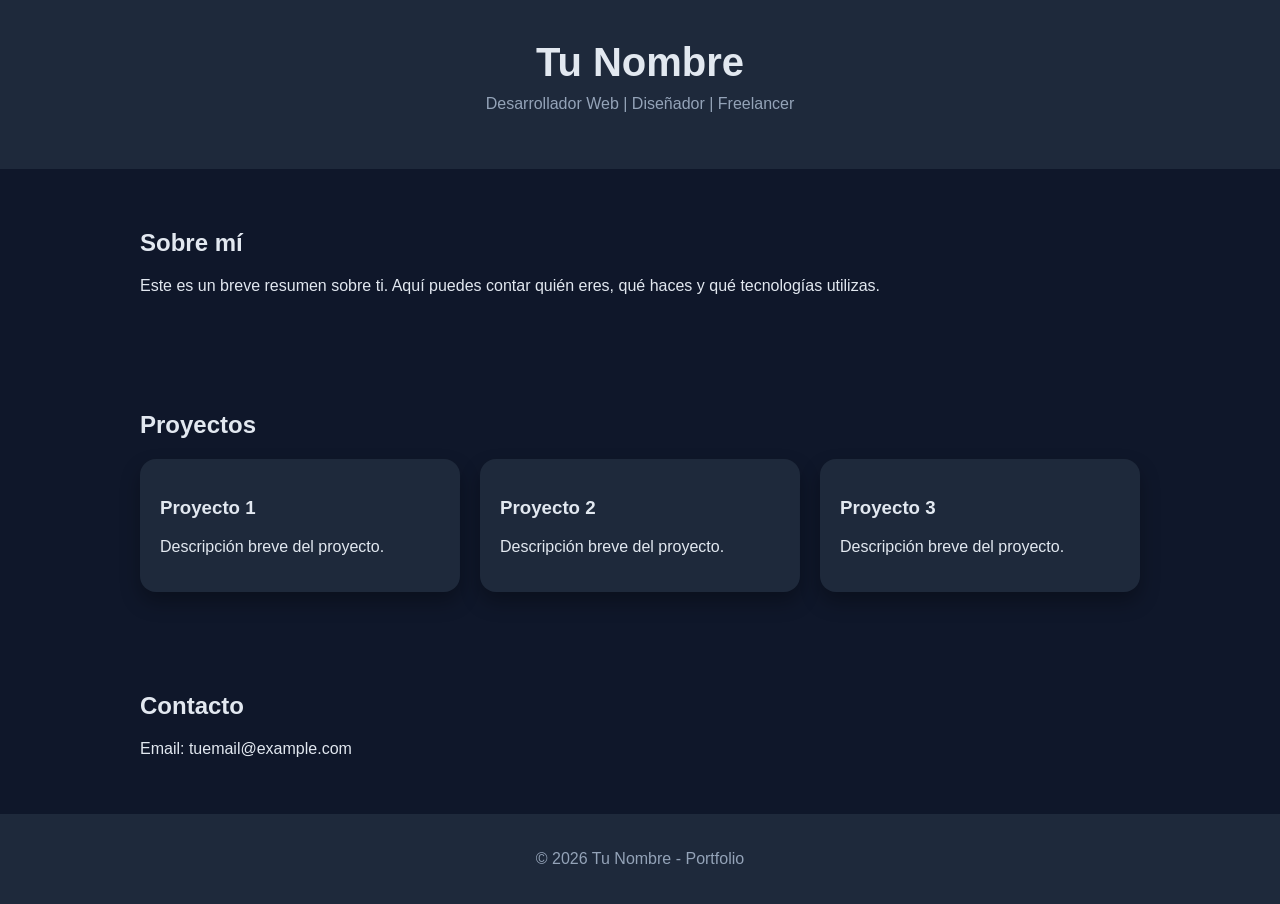
<file: index_portfolio_prueba.html>
<!DOCTYPE html>
<html lang="es">
<head>
  <meta charset="UTF-8">
  <meta name="viewport" content="width=device-width, initial-scale=1.0">
  <title>Mi Portfolio</title>
  <style>
    body {
      margin: 0;
      font-family: Arial, sans-serif;
      background: #0f172a;
      color: #e2e8f0;
    }
    header {
      padding: 40px;
      text-align: center;
      background: #1e293b;
    }
    header h1 {
      margin: 0;
      font-size: 2.5rem;
    }
    header p {
      margin-top: 10px;
      color: #94a3b8;
    }
    section {
      padding: 40px;
      max-width: 1000px;
      margin: auto;
    }
    .projects {
      display: grid;
      grid-template-columns: repeat(auto-fit, minmax(250px, 1fr));
      gap: 20px;
    }
    .card {
      background: #1e293b;
      padding: 20px;
      border-radius: 16px;
      box-shadow: 0 10px 20px rgba(0,0,0,0.3);
      transition: transform 0.2s;
    }
    .card:hover {
      transform: translateY(-5px);
    }
    footer {
      text-align: center;
      padding: 20px;
      background: #1e293b;
      color: #94a3b8;
    }
  </style>
</head>
<body>

<header>
  <h1>Tu Nombre</h1>
  <p>Desarrollador Web | Diseñador | Freelancer</p>
</header>

<section>
  <h2>Sobre mí</h2>
  <p>
    Este es un breve resumen sobre ti. Aquí puedes contar quién eres, qué haces y qué tecnologías utilizas.
  </p>
</section>

<section>
  <h2>Proyectos</h2>
  <div class="projects">
    <div class="card">
      <h3>Proyecto 1</h3>
      <p>Descripción breve del proyecto.</p>
    </div>
    <div class="card">
      <h3>Proyecto 2</h3>
      <p>Descripción breve del proyecto.</p>
    </div>
    <div class="card">
      <h3>Proyecto 3</h3>
      <p>Descripción breve del proyecto.</p>
    </div>
  </div>
</section>

<section>
  <h2>Contacto</h2>
  <p>Email: tuemail@example.com</p>
</section>

<footer>
  <p>© 2026 Tu Nombre - Portfolio</p>
</footer>

</body>
</html>
</file>
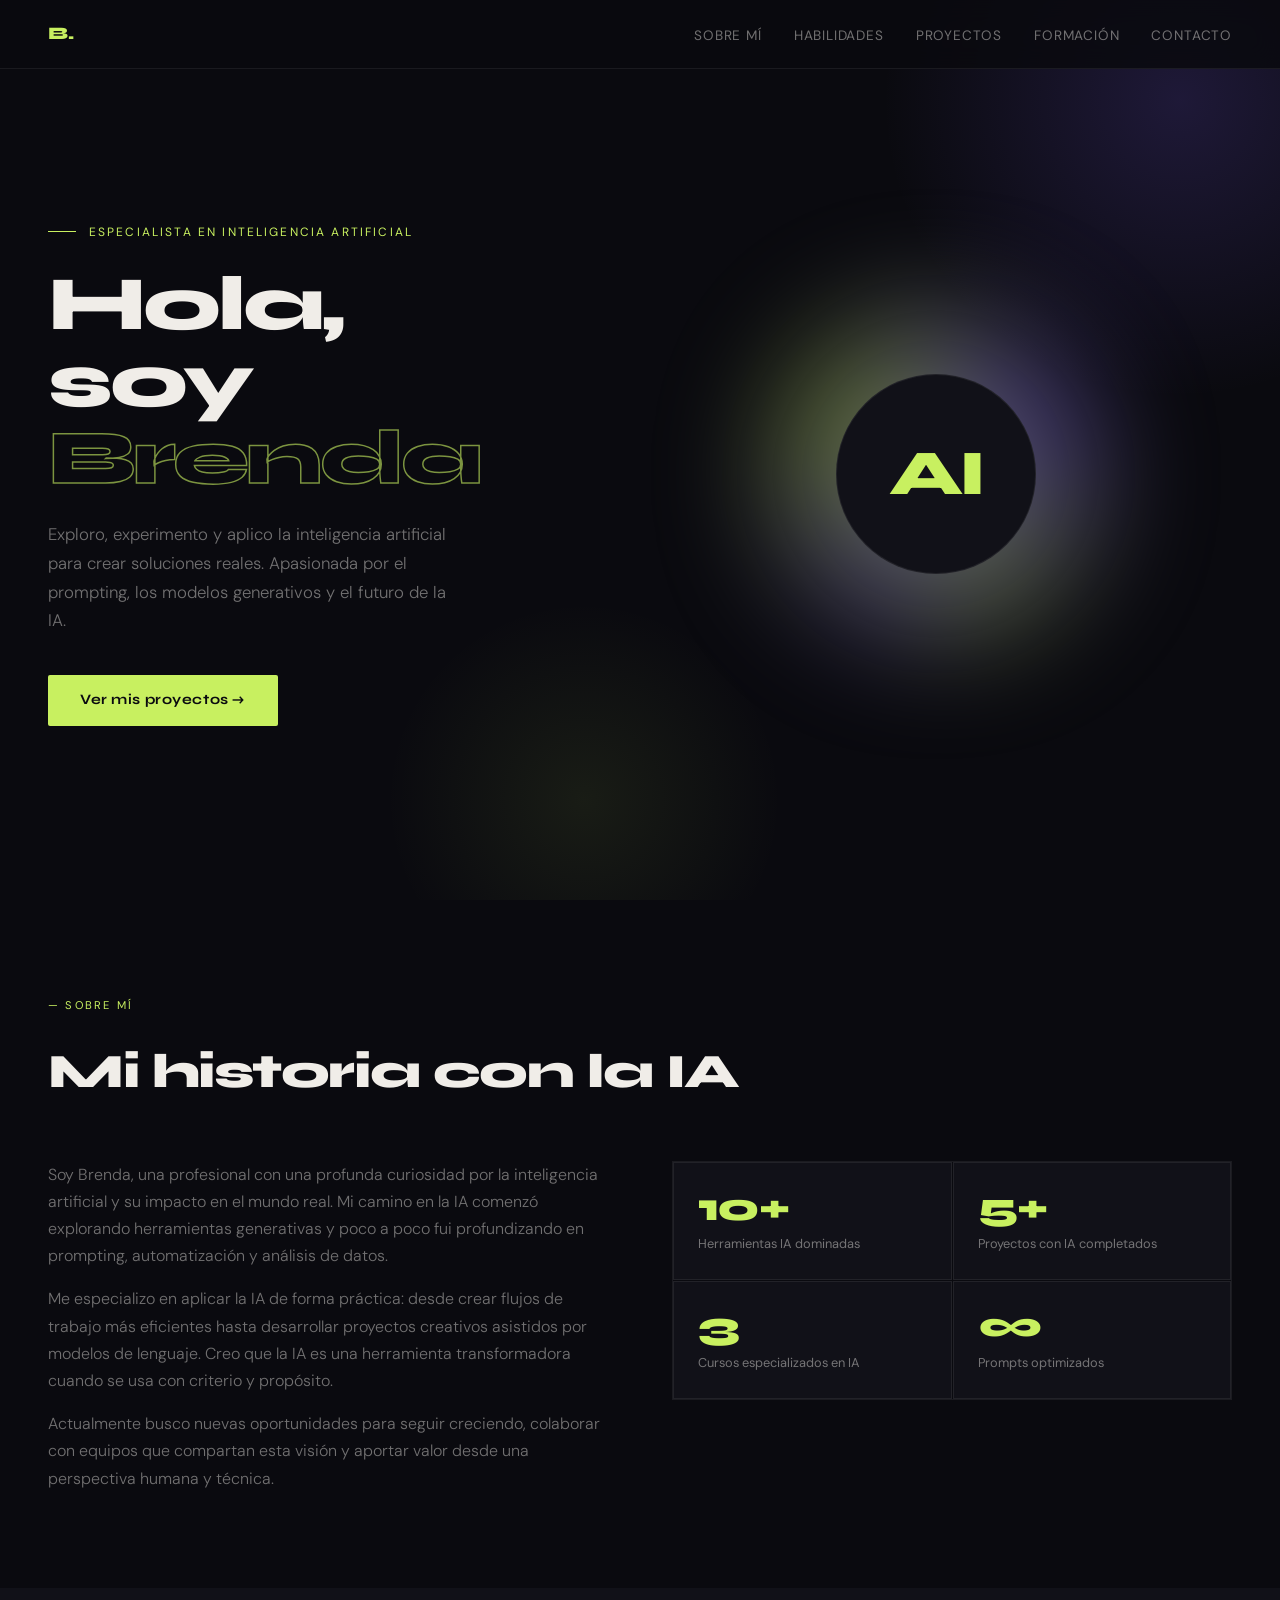
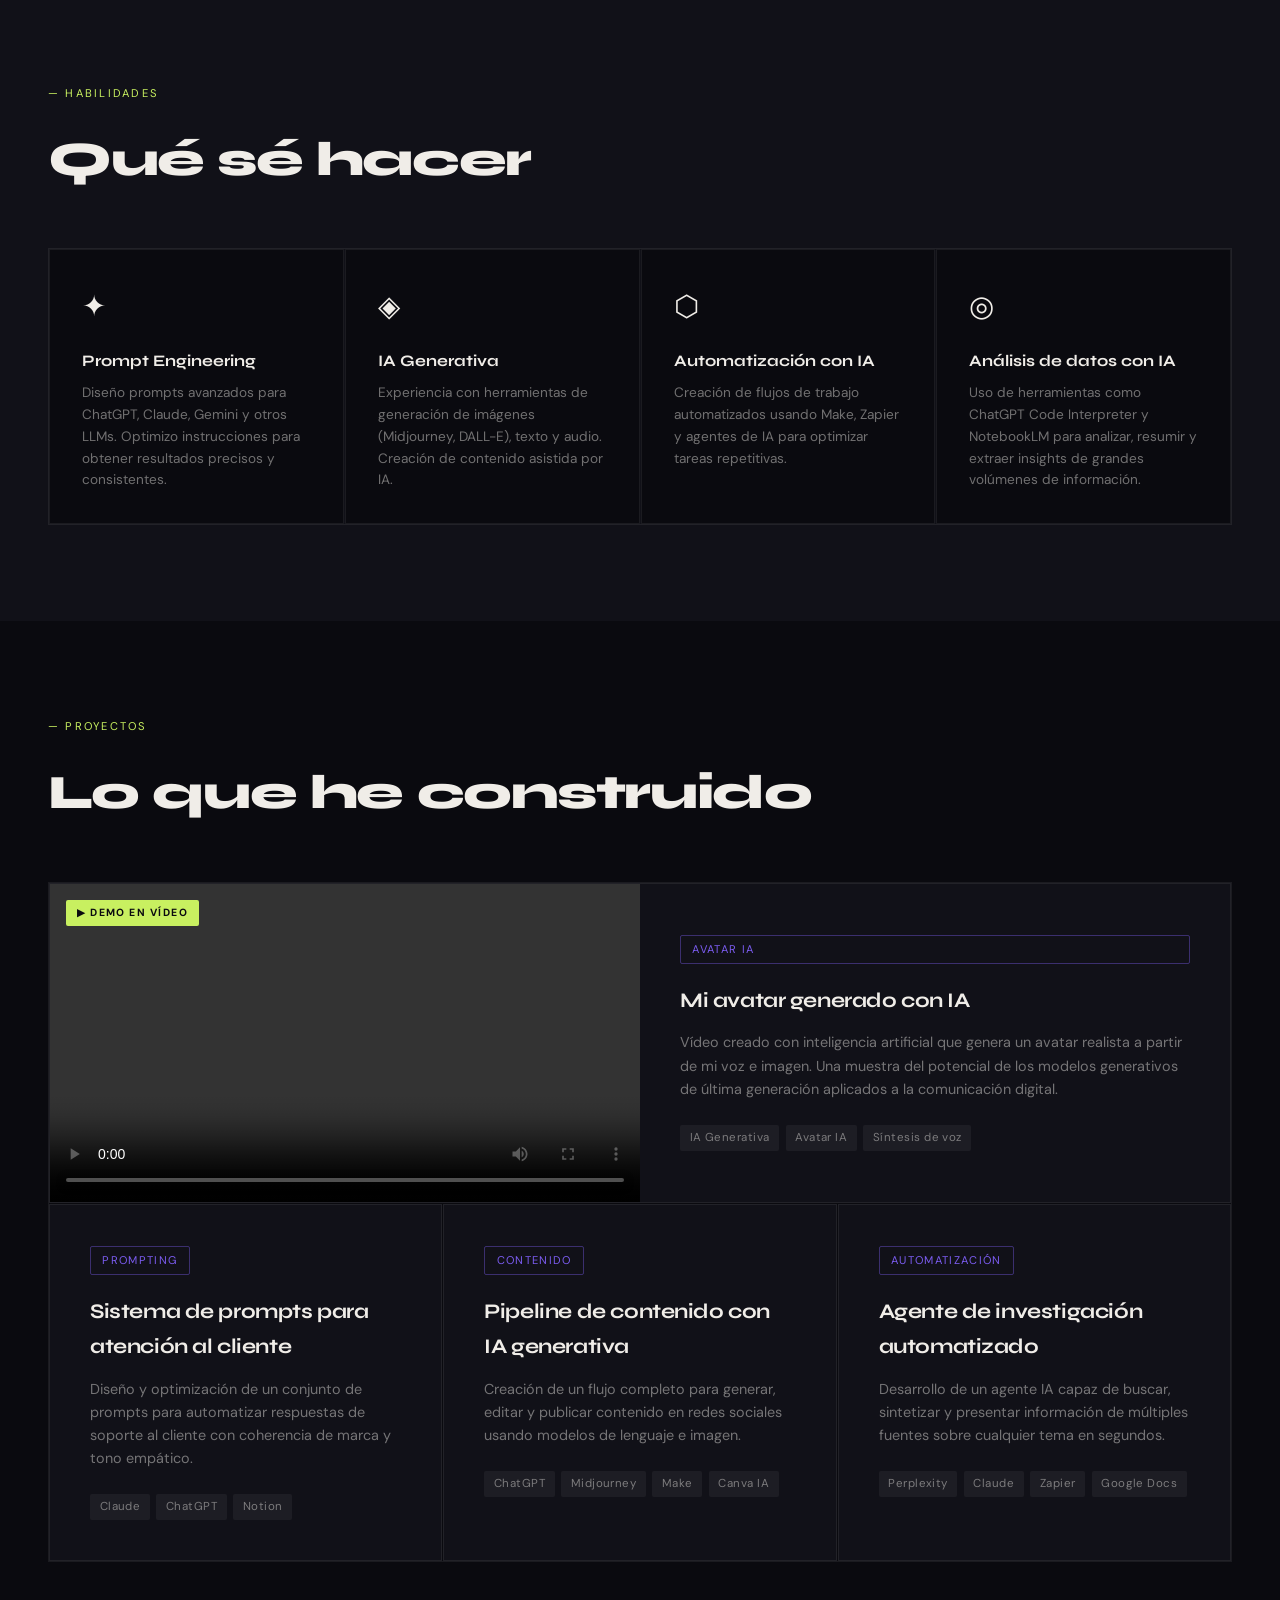
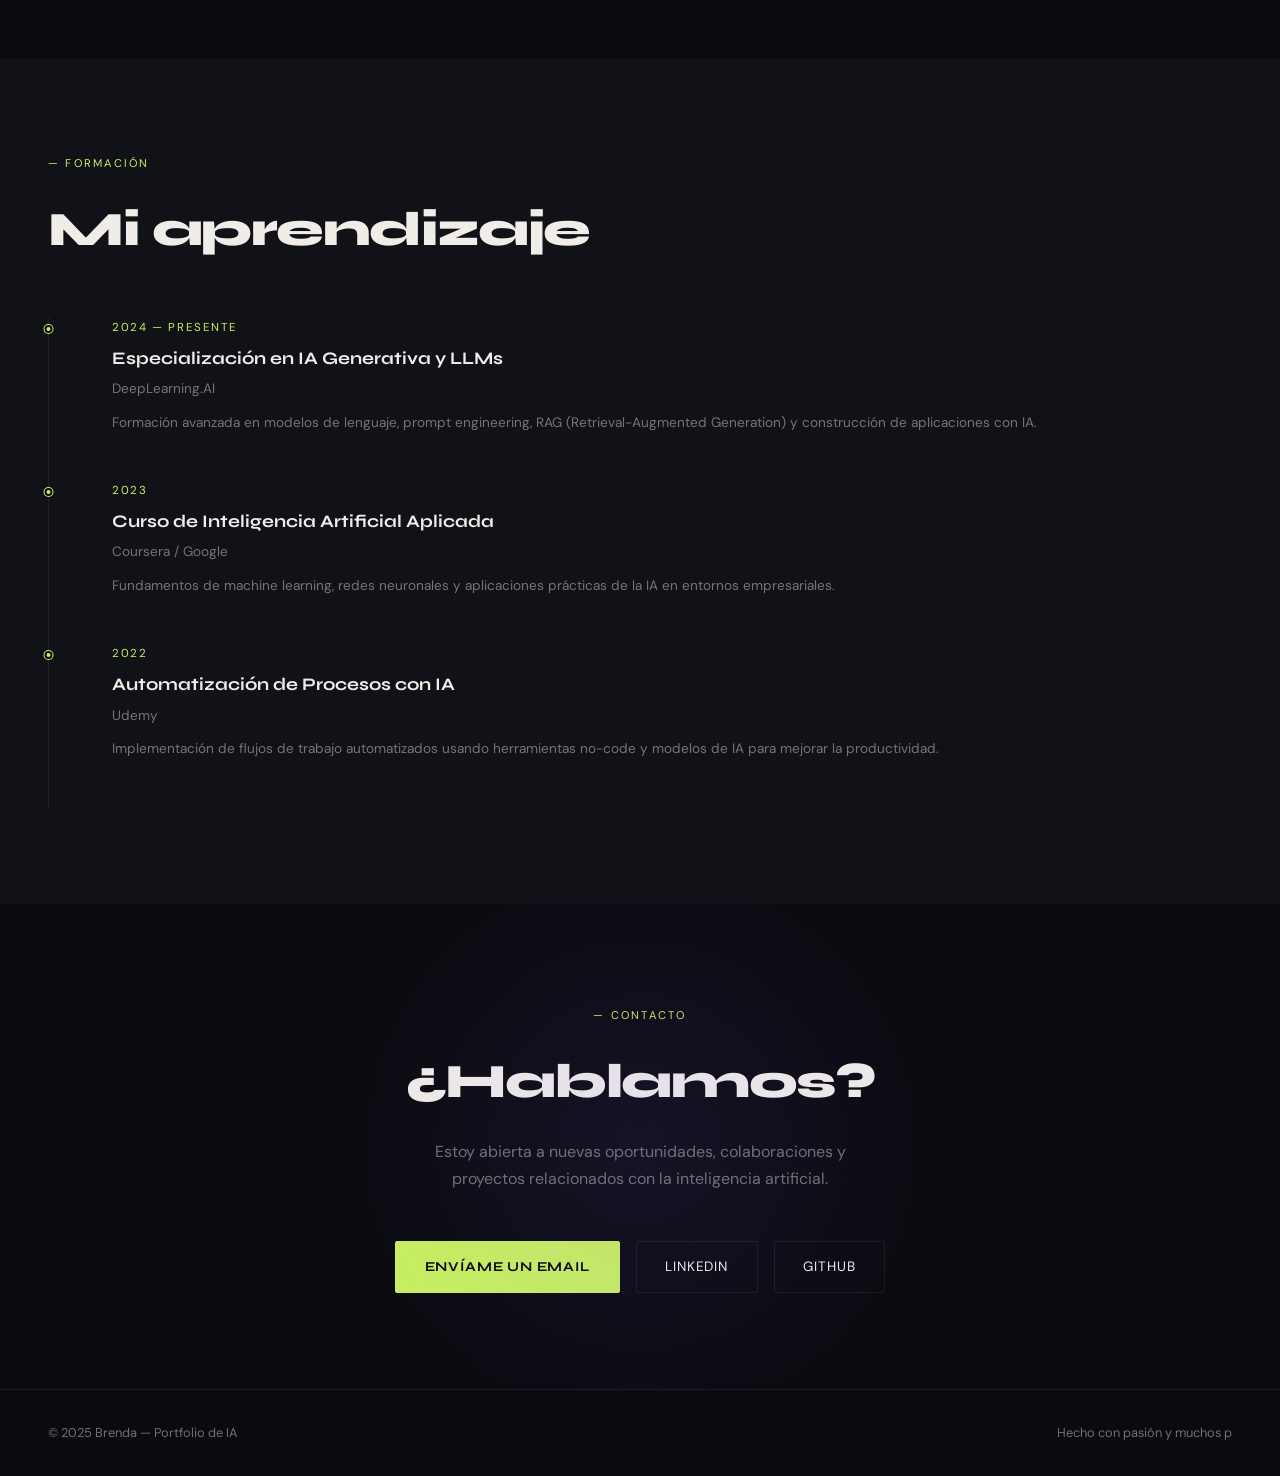
<file: portfolio-brenda (2).html>
<!DOCTYPE html>
<html lang="es">
<head>
<meta charset="UTF-8">
<meta name="viewport" content="width=device-width, initial-scale=1.0">
<title>Brenda — Portfolio IA</title>
<link href="https://fonts.googleapis.com/css2?family=Syne:wght@400;700;800&family=DM+Sans:ital,wght@0,300;0,400;1,300&display=swap" rel="stylesheet">
<style>
  *, *::before, *::after { box-sizing: border-box; margin: 0; padding: 0; }

  :root {
    --bg: #0a0a0f;
    --surface: #111118;
    --border: rgba(255,255,255,0.07);
    --accent: #c8f060;
    --accent2: #7b5cf0;
    --text: #f0ede8;
    --muted: rgba(240,237,232,0.45);
    --font-head: 'Syne', sans-serif;
    --font-body: 'DM Sans', sans-serif;
  }

  html { scroll-behavior: smooth; }

  body {
    background: var(--bg);
    color: var(--text);
    font-family: var(--font-body);
    font-size: 16px;
    line-height: 1.7;
    overflow-x: hidden;
  }

  /* NAV */
  nav {
    position: fixed;
    top: 0; left: 0; right: 0;
    z-index: 100;
    display: flex;
    justify-content: space-between;
    align-items: center;
    padding: 1.2rem 3rem;
    border-bottom: 1px solid var(--border);
    background: rgba(10,10,15,0.85);
    backdrop-filter: blur(12px);
  }
  .nav-logo {
    font-family: var(--font-head);
    font-weight: 800;
    font-size: 1.1rem;
    letter-spacing: -0.02em;
    color: var(--accent);
  }
  .nav-links { display: flex; gap: 2rem; list-style: none; }
  .nav-links a {
    color: var(--muted);
    text-decoration: none;
    font-size: 0.85rem;
    letter-spacing: 0.06em;
    text-transform: uppercase;
    transition: color 0.2s;
  }
  .nav-links a:hover { color: var(--text); }

  /* HERO */
  .hero {
    min-height: 100vh;
    display: grid;
    grid-template-columns: 1fr 1fr;
    align-items: center;
    padding: 7rem 3rem 4rem;
    position: relative;
    overflow: hidden;
  }
  .hero::before {
    content: '';
    position: absolute;
    top: -200px; right: -200px;
    width: 600px; height: 600px;
    border-radius: 50%;
    background: radial-gradient(circle, rgba(123,92,240,0.18) 0%, transparent 70%);
    pointer-events: none;
  }
  .hero::after {
    content: '';
    position: absolute;
    bottom: -100px; left: 30%;
    width: 400px; height: 400px;
    border-radius: 50%;
    background: radial-gradient(circle, rgba(200,240,96,0.08) 0%, transparent 70%);
    pointer-events: none;
  }
  .hero-text { position: relative; z-index: 1; }
  .hero-eyebrow {
    font-size: 0.75rem;
    letter-spacing: 0.18em;
    text-transform: uppercase;
    color: var(--accent);
    margin-bottom: 1.5rem;
    display: flex;
    align-items: center;
    gap: 0.8rem;
  }
  .hero-eyebrow::before {
    content: '';
    display: inline-block;
    width: 28px; height: 1px;
    background: var(--accent);
  }
  h1 {
    font-family: var(--font-head);
    font-size: clamp(3rem, 6vw, 5.5rem);
    font-weight: 800;
    line-height: 1;
    letter-spacing: -0.04em;
    margin-bottom: 1.5rem;
  }
  h1 span {
    color: transparent;
    -webkit-text-stroke: 1.5px rgba(200,240,96,0.6);
  }
  .hero-desc {
    font-size: 1.05rem;
    color: var(--muted);
    max-width: 420px;
    margin-bottom: 2.5rem;
    font-weight: 300;
  }
  .hero-cta {
    display: inline-flex;
    align-items: center;
    gap: 0.6rem;
    background: var(--accent);
    color: #0a0a0f;
    padding: 0.85rem 2rem;
    border-radius: 2px;
    font-family: var(--font-head);
    font-weight: 700;
    font-size: 0.9rem;
    letter-spacing: 0.04em;
    text-decoration: none;
    transition: transform 0.2s, box-shadow 0.2s;
  }
  .hero-cta:hover {
    transform: translateY(-2px);
    box-shadow: 0 12px 30px rgba(200,240,96,0.25);
  }
  .hero-visual {
    display: flex;
    justify-content: center;
    align-items: center;
    position: relative;
    z-index: 1;
  }
  .orb {
    width: 320px; height: 320px;
    border-radius: 50%;
    background: conic-gradient(from 180deg at 50% 50%,
      #7b5cf0 0deg, #c8f060 120deg, #7b5cf0 240deg, #c8f060 360deg);
    filter: blur(60px);
    opacity: 0.5;
    animation: spin 12s linear infinite;
  }
  .orb-inner {
    position: absolute;
    width: 200px; height: 200px;
    border-radius: 50%;
    background: var(--surface);
    display: flex;
    align-items: center;
    justify-content: center;
    border: 1px solid var(--border);
  }
  .orb-label {
    font-family: var(--font-head);
    font-size: 4rem;
    font-weight: 800;
    color: var(--accent);
    letter-spacing: -0.05em;
  }
  @keyframes spin { to { transform: rotate(360deg); } }

  /* SECTIONS */
  section { padding: 6rem 3rem; }
  .section-label {
    font-size: 0.7rem;
    letter-spacing: 0.2em;
    text-transform: uppercase;
    color: var(--accent);
    margin-bottom: 1rem;
  }
  h2 {
    font-family: var(--font-head);
    font-size: clamp(2rem, 4vw, 3rem);
    font-weight: 800;
    letter-spacing: -0.03em;
    margin-bottom: 3rem;
  }

  /* SOBRE MÍ */
  .about-grid {
    display: grid;
    grid-template-columns: 1fr 1fr;
    gap: 4rem;
    align-items: start;
  }
  .about-text { font-size: 1rem; color: var(--muted); font-weight: 300; }
  .about-text p + p { margin-top: 1rem; }
  .stats-grid {
    display: grid;
    grid-template-columns: 1fr 1fr;
    gap: 1px;
    border: 1px solid var(--border);
  }
  .stat {
    padding: 1.5rem;
    border: 1px solid var(--border);
    background: var(--surface);
  }
  .stat-num {
    font-family: var(--font-head);
    font-size: 2.5rem;
    font-weight: 800;
    color: var(--accent);
    line-height: 1;
    letter-spacing: -0.04em;
  }
  .stat-label { font-size: 0.8rem; color: var(--muted); margin-top: 0.4rem; }

  /* HABILIDADES */
  .skills-section { background: var(--surface); }
  .skills-grid {
    display: grid;
    grid-template-columns: repeat(auto-fit, minmax(240px, 1fr));
    gap: 1px;
    border: 1px solid var(--border);
  }
  .skill-card {
    padding: 2rem;
    background: var(--bg);
    border: 1px solid var(--border);
    transition: background 0.3s, border-color 0.3s;
  }
  .skill-card:hover {
    background: rgba(123,92,240,0.06);
    border-color: rgba(123,92,240,0.3);
  }
  .skill-icon {
    font-size: 1.8rem;
    margin-bottom: 1rem;
    display: block;
  }
  .skill-name {
    font-family: var(--font-head);
    font-size: 1rem;
    font-weight: 700;
    margin-bottom: 0.5rem;
    color: var(--text);
  }
  .skill-desc { font-size: 0.85rem; color: var(--muted); line-height: 1.6; }

  /* PROYECTOS */
  .projects-grid {
    display: grid;
    grid-template-columns: repeat(auto-fit, minmax(300px, 1fr));
    gap: 1px;
    border: 1px solid var(--border);
  }
  .project-card {
    padding: 2.5rem;
    background: var(--surface);
    border: 1px solid var(--border);
    position: relative;
    overflow: hidden;
    transition: background 0.3s;
  }
  .project-card::before {
    content: '';
    position: absolute;
    top: 0; left: 0; right: 0;
    height: 2px;
    background: linear-gradient(90deg, var(--accent2), var(--accent));
    transform: scaleX(0);
    transform-origin: left;
    transition: transform 0.4s;
  }
  .project-card:hover::before { transform: scaleX(1); }
  .project-card:hover { background: rgba(200,240,96,0.03); }
  .project-tag {
    display: inline-block;
    font-size: 0.7rem;
    letter-spacing: 0.12em;
    text-transform: uppercase;
    color: var(--accent2);
    border: 1px solid rgba(123,92,240,0.4);
    padding: 0.25rem 0.7rem;
    border-radius: 2px;
    margin-bottom: 1.2rem;
  }
  .project-title {
    font-family: var(--font-head);
    font-size: 1.3rem;
    font-weight: 700;
    letter-spacing: -0.02em;
    margin-bottom: 0.8rem;
    color: var(--text);
  }
  .project-desc { font-size: 0.9rem; color: var(--muted); line-height: 1.6; }
  .project-tools {
    display: flex;
    flex-wrap: wrap;
    gap: 0.4rem;
    margin-top: 1.5rem;
  }
  .tool-pill {
    font-size: 0.72rem;
    padding: 0.2rem 0.6rem;
    background: rgba(255,255,255,0.05);
    border-radius: 2px;
    color: var(--muted);
    letter-spacing: 0.04em;
  }

  /* TARJETA DE VÍDEO */
  .project-card.video-card {
    grid-column: 1 / -1;
    padding: 0;
    overflow: hidden;
    display: grid;
    grid-template-columns: 1fr 1fr;
    min-height: 320px;
  }
  .video-wrapper {
    position: relative;
    background: #000;
    overflow: hidden;
  }
  .video-wrapper video {
    width: 100%;
    height: 100%;
    object-fit: cover;
    display: block;
  }
  .video-badge {
    position: absolute;
    top: 1rem; left: 1rem;
    background: var(--accent);
    color: #0a0a0f;
    font-size: 0.65rem;
    font-weight: 700;
    letter-spacing: 0.14em;
    text-transform: uppercase;
    padding: 0.25rem 0.7rem;
    border-radius: 2px;
  }
  .video-info {
    padding: 2.5rem;
    display: flex;
    flex-direction: column;
    justify-content: center;
  }
  @media (max-width: 768px) {
    .project-card.video-card { grid-template-columns: 1fr; }
    .video-wrapper { min-height: 220px; }
  }

  /* FORMACIÓN */
  .education-section { background: var(--surface); }
  .timeline { position: relative; padding-left: 2rem; }
  .timeline::before {
    content: '';
    position: absolute;
    left: 0; top: 0; bottom: 0;
    width: 1px;
    background: var(--border);
  }
  .timeline-item {
    position: relative;
    padding: 0 0 3rem 2rem;
  }
  .timeline-item::before {
    content: '';
    position: absolute;
    left: -2rem;
    top: 0.4rem;
    width: 8px; height: 8px;
    border-radius: 50%;
    background: var(--accent);
    border: 2px solid var(--bg);
    box-shadow: 0 0 0 1px var(--accent);
    transform: translateX(-3.5px);
  }
  .timeline-year {
    font-size: 0.72rem;
    letter-spacing: 0.14em;
    text-transform: uppercase;
    color: var(--accent);
    margin-bottom: 0.4rem;
  }
  .timeline-title {
    font-family: var(--font-head);
    font-size: 1.1rem;
    font-weight: 700;
    color: var(--text);
    margin-bottom: 0.2rem;
  }
  .timeline-org { font-size: 0.85rem; color: var(--muted); margin-bottom: 0.7rem; }
  .timeline-desc { font-size: 0.85rem; color: var(--muted); line-height: 1.6; }

  /* CONTACTO */
  .contact-section {
    text-align: center;
    background: var(--bg);
    padding: 6rem 3rem;
    position: relative;
    overflow: hidden;
  }
  .contact-section::before {
    content: '';
    position: absolute;
    top: 50%; left: 50%;
    transform: translate(-50%, -50%);
    width: 700px; height: 700px;
    border-radius: 50%;
    background: radial-gradient(circle, rgba(123,92,240,0.1) 0%, transparent 65%);
    pointer-events: none;
  }
  .contact-section h2 { margin-bottom: 1rem; }
  .contact-section p { color: var(--muted); max-width: 440px; margin: 0 auto 3rem; font-size: 1rem; }
  .contact-links { display: flex; justify-content: center; gap: 1rem; flex-wrap: wrap; }
  .contact-link {
    display: inline-flex;
    align-items: center;
    gap: 0.5rem;
    padding: 0.85rem 1.8rem;
    border: 1px solid var(--border);
    border-radius: 2px;
    color: var(--text);
    text-decoration: none;
    font-size: 0.85rem;
    letter-spacing: 0.06em;
    text-transform: uppercase;
    transition: background 0.2s, border-color 0.2s, color 0.2s;
  }
  .contact-link:hover {
    background: var(--accent);
    border-color: var(--accent);
    color: #0a0a0f;
  }
  .contact-link.primary {
    background: var(--accent);
    border-color: var(--accent);
    color: #0a0a0f;
    font-weight: 700;
    font-family: var(--font-head);
  }
  .contact-link.primary:hover { box-shadow: 0 10px 30px rgba(200,240,96,0.25); }

  /* FOOTER */
  footer {
    border-top: 1px solid var(--border);
    padding: 2rem 3rem;
    display: flex;
    justify-content: space-between;
    align-items: center;
    font-size: 0.8rem;
    color: var(--muted);
  }

  /* ANIMATIONS */
  .fade-in {
    opacity: 0;
    transform: translateY(24px);
    animation: fadeUp 0.7s ease forwards;
  }
  @keyframes fadeUp {
    to { opacity: 1; transform: translateY(0); }
  }
  .delay-1 { animation-delay: 0.1s; }
  .delay-2 { animation-delay: 0.25s; }
  .delay-3 { animation-delay: 0.4s; }
  .delay-4 { animation-delay: 0.55s; }

  /* RESPONSIVE */
  @media (max-width: 768px) {
    nav { padding: 1rem 1.5rem; }
    .nav-links { display: none; }
    .hero { grid-template-columns: 1fr; padding: 6rem 1.5rem 3rem; gap: 3rem; }
    .hero-visual { display: none; }
    section { padding: 4rem 1.5rem; }
    .about-grid { grid-template-columns: 1fr; gap: 2rem; }
    footer { flex-direction: column; gap: 0.5rem; text-align: center; }
  }
</style>
</head>
<body>

<nav>
  <div class="nav-logo">B.</div>
  <ul class="nav-links">
    <li><a href="#sobre-mi">Sobre mí</a></li>
    <li><a href="#habilidades">Habilidades</a></li>
    <li><a href="#proyectos">Proyectos</a></li>
    <li><a href="#formacion">Formación</a></li>
    <li><a href="#contacto">Contacto</a></li>
  </ul>
</nav>

<!-- HERO -->
<section class="hero">
  <div class="hero-text">
    <div class="hero-eyebrow fade-in">Especialista en Inteligencia Artificial</div>
    <h1 class="fade-in delay-1">Hola,<br>soy <span>Brenda</span></h1>
    <p class="hero-desc fade-in delay-2">Exploro, experimento y aplico la inteligencia artificial para crear soluciones reales. Apasionada por el prompting, los modelos generativos y el futuro de la IA.</p>
    <a href="#proyectos" class="hero-cta fade-in delay-3">Ver mis proyectos →</a>
  </div>
  <div class="hero-visual fade-in delay-4">
    <div class="orb"></div>
    <div class="orb-inner">
      <span class="orb-label">AI</span>
    </div>
  </div>
</section>

<!-- SOBRE MÍ -->
<section id="sobre-mi">
  <div class="section-label">— Sobre mí</div>
  <h2>Mi historia con la IA</h2>
  <div class="about-grid">
    <div class="about-text">
      <p>Soy Brenda, una profesional con una profunda curiosidad por la inteligencia artificial y su impacto en el mundo real. Mi camino en la IA comenzó explorando herramientas generativas y poco a poco fui profundizando en prompting, automatización y análisis de datos.</p>
      <p>Me especializo en aplicar la IA de forma práctica: desde crear flujos de trabajo más eficientes hasta desarrollar proyectos creativos asistidos por modelos de lenguaje. Creo que la IA es una herramienta transformadora cuando se usa con criterio y propósito.</p>
      <p>Actualmente busco nuevas oportunidades para seguir creciendo, colaborar con equipos que compartan esta visión y aportar valor desde una perspectiva humana y técnica.</p>
    </div>
    <div>
      <div class="stats-grid">
        <div class="stat">
          <div class="stat-num">10+</div>
          <div class="stat-label">Herramientas IA dominadas</div>
        </div>
        <div class="stat">
          <div class="stat-num">5+</div>
          <div class="stat-label">Proyectos con IA completados</div>
        </div>
        <div class="stat">
          <div class="stat-num">3</div>
          <div class="stat-label">Cursos especializados en IA</div>
        </div>
        <div class="stat">
          <div class="stat-num">∞</div>
          <div class="stat-label">Prompts optimizados</div>
        </div>
      </div>
    </div>
  </div>
</section>

<!-- HABILIDADES -->
<section id="habilidades" class="skills-section">
  <div class="section-label">— Habilidades</div>
  <h2>Qué sé hacer</h2>
  <div class="skills-grid">
    <div class="skill-card">
      <span class="skill-icon">✦</span>
      <div class="skill-name">Prompt Engineering</div>
      <div class="skill-desc">Diseño prompts avanzados para ChatGPT, Claude, Gemini y otros LLMs. Optimizo instrucciones para obtener resultados precisos y consistentes.</div>
    </div>
    <div class="skill-card">
      <span class="skill-icon">◈</span>
      <div class="skill-name">IA Generativa</div>
      <div class="skill-desc">Experiencia con herramientas de generación de imágenes (Midjourney, DALL-E), texto y audio. Creación de contenido asistida por IA.</div>
    </div>
    <div class="skill-card">
      <span class="skill-icon">⬡</span>
      <div class="skill-name">Automatización con IA</div>
      <div class="skill-desc">Creación de flujos de trabajo automatizados usando Make, Zapier y agentes de IA para optimizar tareas repetitivas.</div>
    </div>
    <div class="skill-card">
      <span class="skill-icon">◎</span>
      <div class="skill-name">Análisis de datos con IA</div>
      <div class="skill-desc">Uso de herramientas como ChatGPT Code Interpreter y NotebookLM para analizar, resumir y extraer insights de grandes volúmenes de información.</div>
    </div>
  </div>
</section>

<!-- PROYECTOS -->
<section id="proyectos">
  <div class="section-label">— Proyectos</div>
  <h2>Lo que he construido</h2>
  <div class="projects-grid">

    <!-- TARJETA VÍDEO AVATAR -->
    <div class="project-card video-card">
      <div class="video-wrapper">
        <video src="https://brenda-fernandez02.github.io/Portfolio.Brenda.Fernandez/avatar.mp4" controls playsinline>
          Tu navegador no soporta la reproducción de vídeo.
        </video>
        <div class="video-badge">▶ Demo en vídeo</div>
      </div>
      <div class="video-info">
        <div class="project-tag">Avatar IA</div>
        <div class="project-title">Mi avatar generado con IA</div>
        <div class="project-desc">Vídeo creado con inteligencia artificial que genera un avatar realista a partir de mi voz e imagen. Una muestra del potencial de los modelos generativos de última generación aplicados a la comunicación digital.</div>
        <div class="project-tools" style="margin-top: 1.5rem;">
          <span class="tool-pill">IA Generativa</span>
          <span class="tool-pill">Avatar IA</span>
          <span class="tool-pill">Síntesis de voz</span>
        </div>
      </div>
    </div>

    <div class="project-card">
      <div class="project-tag">Prompting</div>
      <div class="project-title">Sistema de prompts para atención al cliente</div>
      <div class="project-desc">Diseño y optimización de un conjunto de prompts para automatizar respuestas de soporte al cliente con coherencia de marca y tono empático.</div>
      <div class="project-tools">
        <span class="tool-pill">Claude</span>
        <span class="tool-pill">ChatGPT</span>
        <span class="tool-pill">Notion</span>
      </div>
    </div>
    <div class="project-card">
      <div class="project-tag">Contenido</div>
      <div class="project-title">Pipeline de contenido con IA generativa</div>
      <div class="project-desc">Creación de un flujo completo para generar, editar y publicar contenido en redes sociales usando modelos de lenguaje e imagen.</div>
      <div class="project-tools">
        <span class="tool-pill">ChatGPT</span>
        <span class="tool-pill">Midjourney</span>
        <span class="tool-pill">Make</span>
        <span class="tool-pill">Canva IA</span>
      </div>
    </div>
    <div class="project-card">
      <div class="project-tag">Automatización</div>
      <div class="project-title">Agente de investigación automatizado</div>
      <div class="project-desc">Desarrollo de un agente IA capaz de buscar, sintetizar y presentar información de múltiples fuentes sobre cualquier tema en segundos.</div>
      <div class="project-tools">
        <span class="tool-pill">Perplexity</span>
        <span class="tool-pill">Claude</span>
        <span class="tool-pill">Zapier</span>
        <span class="tool-pill">Google Docs</span>
      </div>
    </div>
  </div>
</section>

<!-- FORMACIÓN -->
<section id="formacion" class="education-section">
  <div class="section-label">— Formación</div>
  <h2>Mi aprendizaje</h2>
  <div class="timeline">
    <div class="timeline-item">
      <div class="timeline-year">2024 — Presente</div>
      <div class="timeline-title">Especialización en IA Generativa y LLMs</div>
      <div class="timeline-org">DeepLearning.AI</div>
      <div class="timeline-desc">Formación avanzada en modelos de lenguaje, prompt engineering, RAG (Retrieval-Augmented Generation) y construcción de aplicaciones con IA.</div>
    </div>
    <div class="timeline-item">
      <div class="timeline-year">2023</div>
      <div class="timeline-title">Curso de Inteligencia Artificial Aplicada</div>
      <div class="timeline-org">Coursera / Google</div>
      <div class="timeline-desc">Fundamentos de machine learning, redes neuronales y aplicaciones prácticas de la IA en entornos empresariales.</div>
    </div>
    <div class="timeline-item">
      <div class="timeline-year">2022</div>
      <div class="timeline-title">Automatización de Procesos con IA</div>
      <div class="timeline-org">Udemy</div>
      <div class="timeline-desc">Implementación de flujos de trabajo automatizados usando herramientas no-code y modelos de IA para mejorar la productividad.</div>
    </div>
  </div>
</section>

<!-- CONTACTO -->
<section id="contacto" class="contact-section">
  <div class="section-label" style="display: inline-block; margin-bottom: 1rem;">— Contacto</div>
  <h2>¿Hablamos?</h2>
  <p>Estoy abierta a nuevas oportunidades, colaboraciones y proyectos relacionados con la inteligencia artificial.</p>
  <div class="contact-links">
    <a href="/cdn-cgi/l/email-protection#0b69796e656f6a4b6e616e667b676425686466" class="contact-link primary">Envíame un email</a>
    <a href="https://linkedin.com" target="_blank" class="contact-link">LinkedIn</a>
    <a href="https://github.com" target="_blank" class="contact-link">GitHub</a>
  </div>
</section>

<footer>
  <span>© 2025 Brenda — Portfolio de IA</span>
  <span>Hecho con pasión y muchos p
</file>
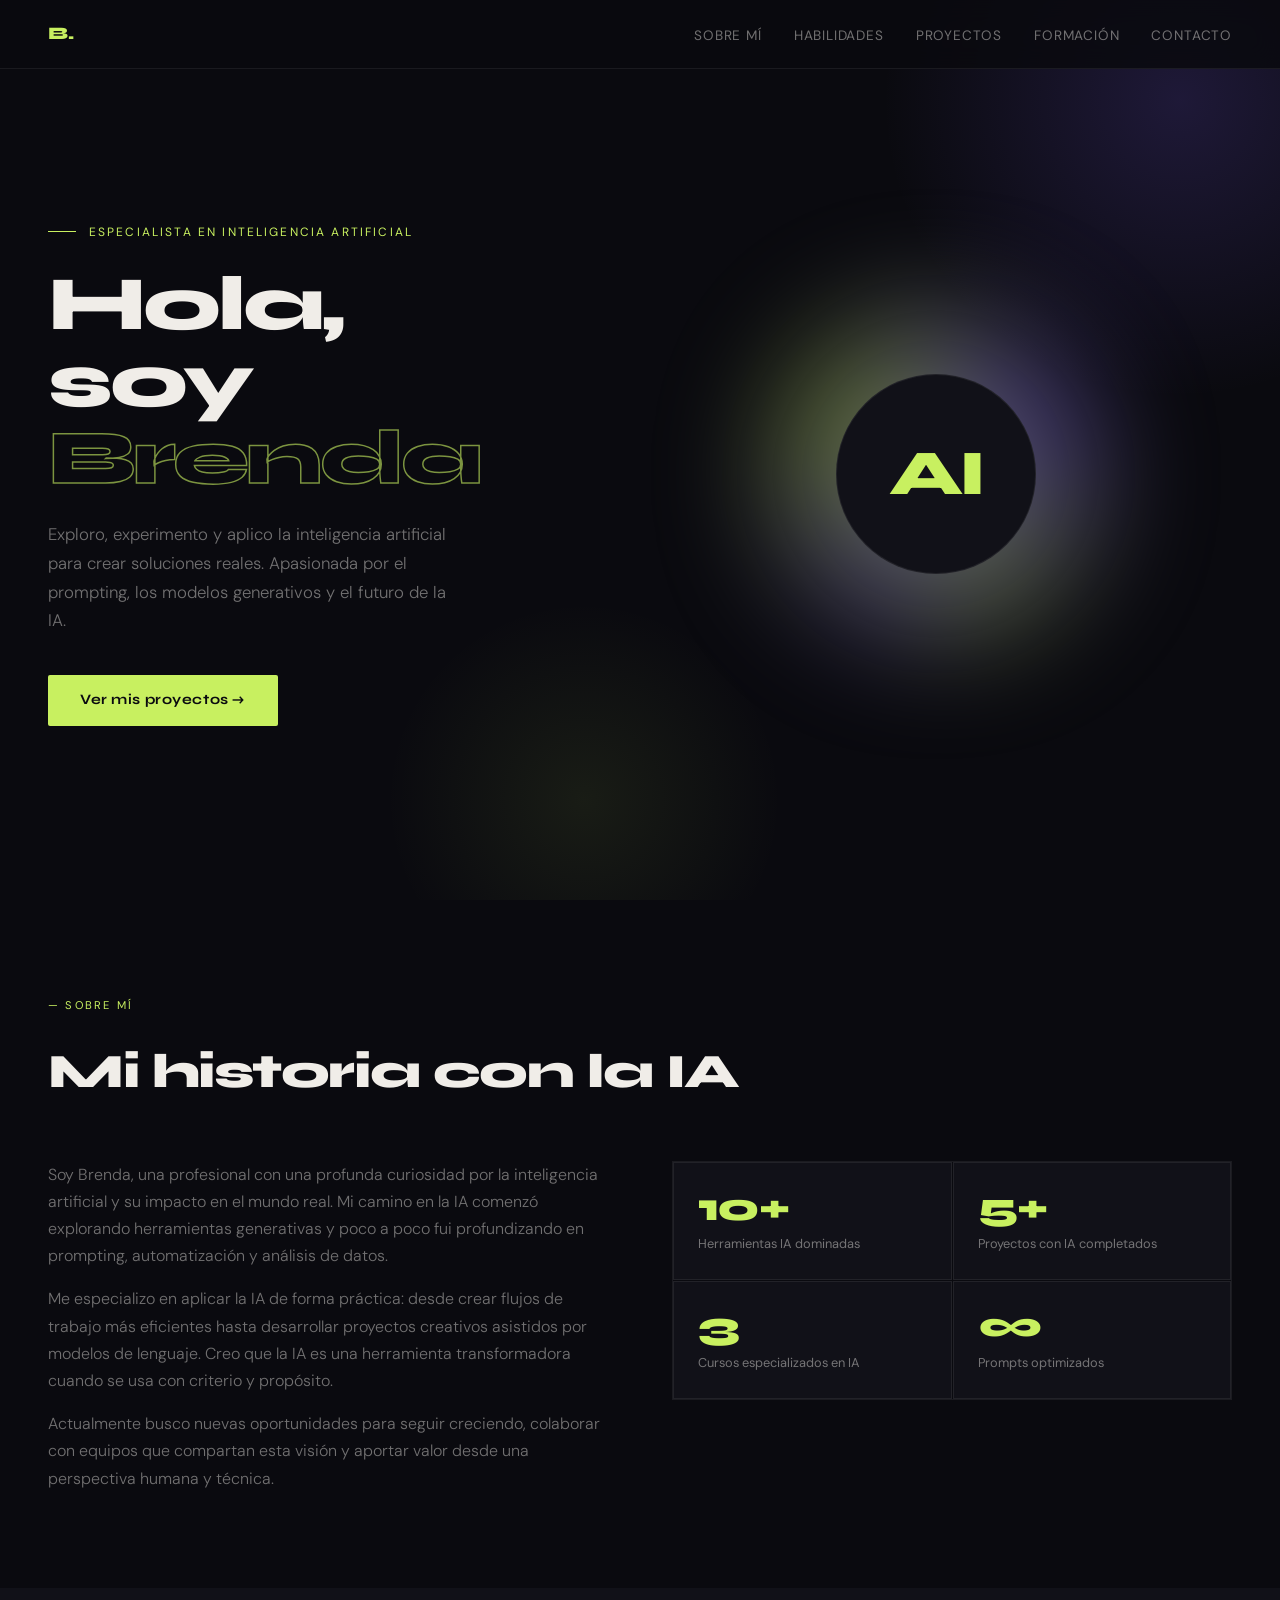
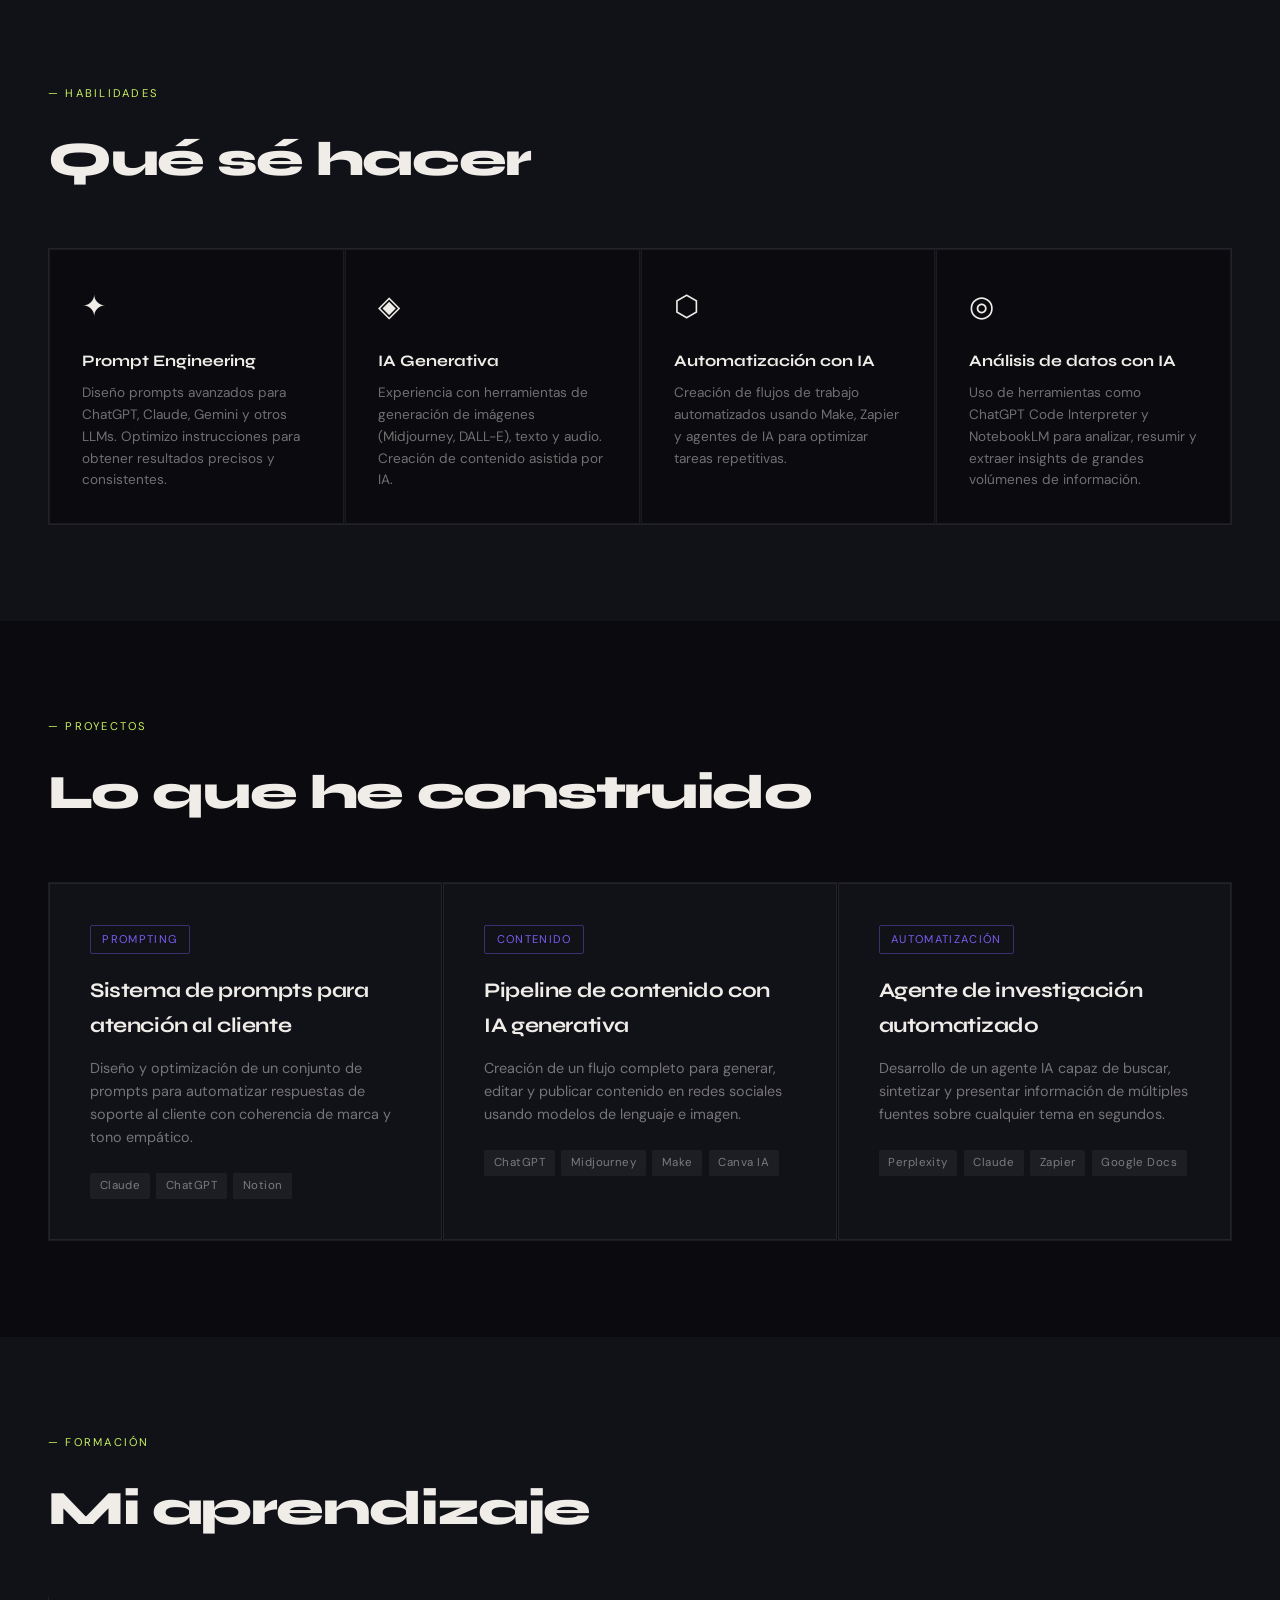
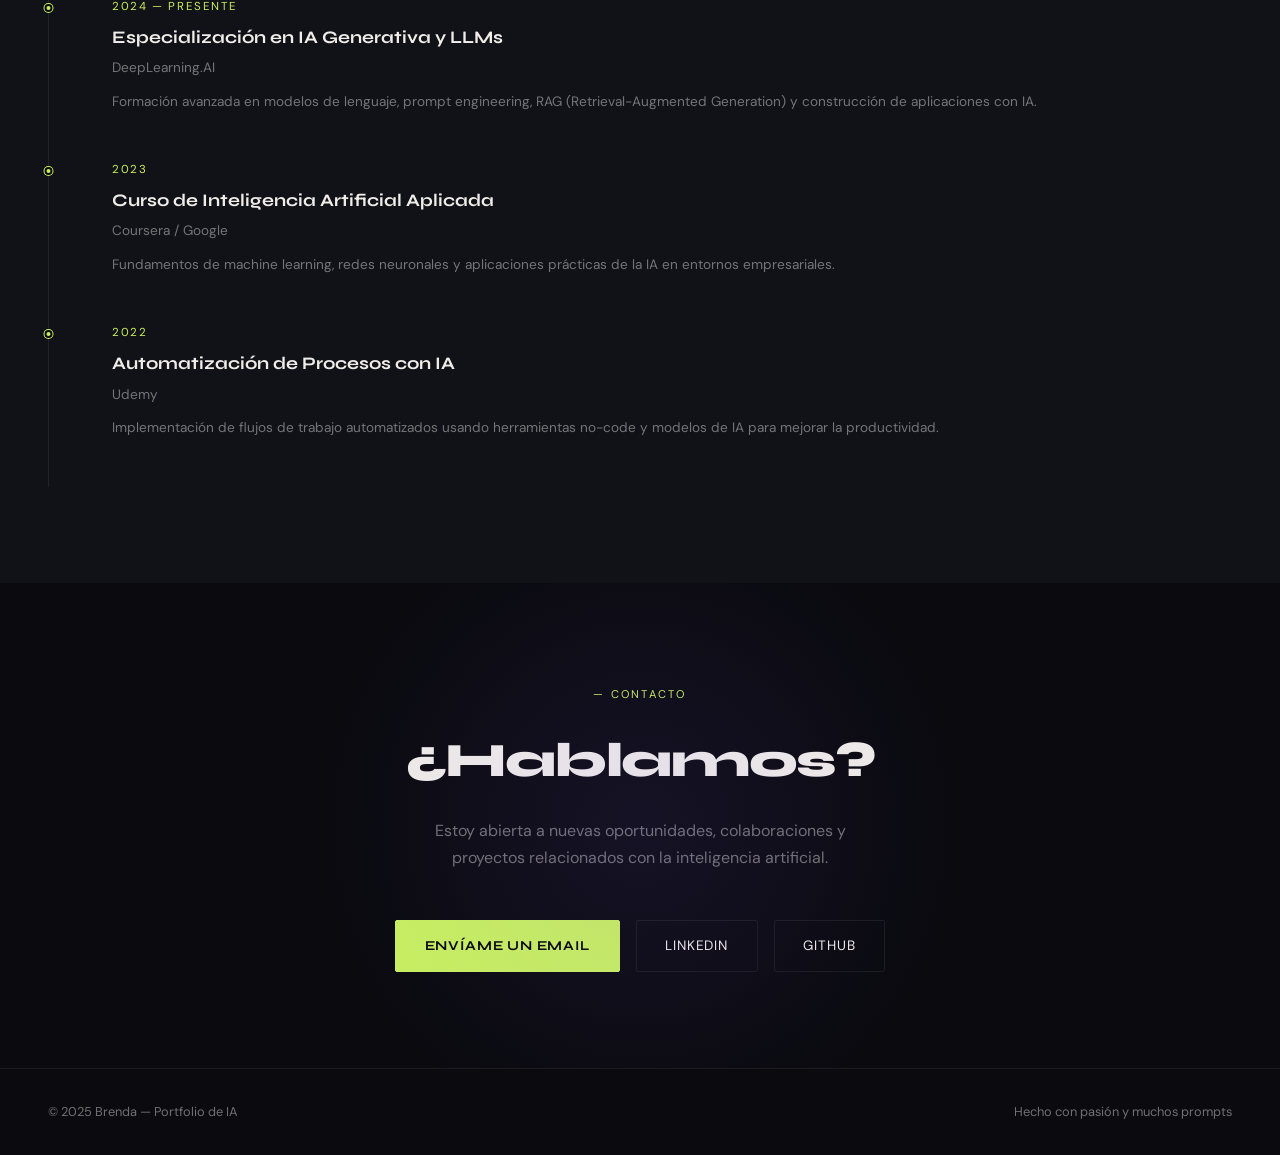
<file: portfolio-brenda.html>
<!DOCTYPE html>
<html lang="es">
<head>
<meta charset="UTF-8">
<meta name="viewport" content="width=device-width, initial-scale=1.0">
<title>Brenda — Portfolio IA</title>
<link href="https://fonts.googleapis.com/css2?family=Syne:wght@400;700;800&family=DM+Sans:ital,wght@0,300;0,400;1,300&display=swap" rel="stylesheet">
<style>
  *, *::before, *::after { box-sizing: border-box; margin: 0; padding: 0; }

  :root {
    --bg: #0a0a0f;
    --surface: #111118;
    --border: rgba(255,255,255,0.07);
    --accent: #c8f060;
    --accent2: #7b5cf0;
    --text: #f0ede8;
    --muted: rgba(240,237,232,0.45);
    --font-head: 'Syne', sans-serif;
    --font-body: 'DM Sans', sans-serif;
  }

  html { scroll-behavior: smooth; }

  body {
    background: var(--bg);
    color: var(--text);
    font-family: var(--font-body);
    font-size: 16px;
    line-height: 1.7;
    overflow-x: hidden;
  }

  /* NAV */
  nav {
    position: fixed;
    top: 0; left: 0; right: 0;
    z-index: 100;
    display: flex;
    justify-content: space-between;
    align-items: center;
    padding: 1.2rem 3rem;
    border-bottom: 1px solid var(--border);
    background: rgba(10,10,15,0.85);
    backdrop-filter: blur(12px);
  }
  .nav-logo {
    font-family: var(--font-head);
    font-weight: 800;
    font-size: 1.1rem;
    letter-spacing: -0.02em;
    color: var(--accent);
  }
  .nav-links { display: flex; gap: 2rem; list-style: none; }
  .nav-links a {
    color: var(--muted);
    text-decoration: none;
    font-size: 0.85rem;
    letter-spacing: 0.06em;
    text-transform: uppercase;
    transition: color 0.2s;
  }
  .nav-links a:hover { color: var(--text); }

  /* HERO */
  .hero {
    min-height: 100vh;
    display: grid;
    grid-template-columns: 1fr 1fr;
    align-items: center;
    padding: 7rem 3rem 4rem;
    position: relative;
    overflow: hidden;
  }
  .hero::before {
    content: '';
    position: absolute;
    top: -200px; right: -200px;
    width: 600px; height: 600px;
    border-radius: 50%;
    background: radial-gradient(circle, rgba(123,92,240,0.18) 0%, transparent 70%);
    pointer-events: none;
  }
  .hero::after {
    content: '';
    position: absolute;
    bottom: -100px; left: 30%;
    width: 400px; height: 400px;
    border-radius: 50%;
    background: radial-gradient(circle, rgba(200,240,96,0.08) 0%, transparent 70%);
    pointer-events: none;
  }
  .hero-text { position: relative; z-index: 1; }
  .hero-eyebrow {
    font-size: 0.75rem;
    letter-spacing: 0.18em;
    text-transform: uppercase;
    color: var(--accent);
    margin-bottom: 1.5rem;
    display: flex;
    align-items: center;
    gap: 0.8rem;
  }
  .hero-eyebrow::before {
    content: '';
    display: inline-block;
    width: 28px; height: 1px;
    background: var(--accent);
  }
  h1 {
    font-family: var(--font-head);
    font-size: clamp(3rem, 6vw, 5.5rem);
    font-weight: 800;
    line-height: 1;
    letter-spacing: -0.04em;
    margin-bottom: 1.5rem;
  }
  h1 span {
    color: transparent;
    -webkit-text-stroke: 1.5px rgba(200,240,96,0.6);
  }
  .hero-desc {
    font-size: 1.05rem;
    color: var(--muted);
    max-width: 420px;
    margin-bottom: 2.5rem;
    font-weight: 300;
  }
  .hero-cta {
    display: inline-flex;
    align-items: center;
    gap: 0.6rem;
    background: var(--accent);
    color: #0a0a0f;
    padding: 0.85rem 2rem;
    border-radius: 2px;
    font-family: var(--font-head);
    font-weight: 700;
    font-size: 0.9rem;
    letter-spacing: 0.04em;
    text-decoration: none;
    transition: transform 0.2s, box-shadow 0.2s;
  }
  .hero-cta:hover {
    transform: translateY(-2px);
    box-shadow: 0 12px 30px rgba(200,240,96,0.25);
  }
  .hero-visual {
    display: flex;
    justify-content: center;
    align-items: center;
    position: relative;
    z-index: 1;
  }
  .orb {
    width: 320px; height: 320px;
    border-radius: 50%;
    background: conic-gradient(from 180deg at 50% 50%,
      #7b5cf0 0deg, #c8f060 120deg, #7b5cf0 240deg, #c8f060 360deg);
    filter: blur(60px);
    opacity: 0.5;
    animation: spin 12s linear infinite;
  }
  .orb-inner {
    position: absolute;
    width: 200px; height: 200px;
    border-radius: 50%;
    background: var(--surface);
    display: flex;
    align-items: center;
    justify-content: center;
    border: 1px solid var(--border);
  }
  .orb-label {
    font-family: var(--font-head);
    font-size: 4rem;
    font-weight: 800;
    color: var(--accent);
    letter-spacing: -0.05em;
  }
  @keyframes spin { to { transform: rotate(360deg); } }

  /* SECTIONS */
  section { padding: 6rem 3rem; }
  .section-label {
    font-size: 0.7rem;
    letter-spacing: 0.2em;
    text-transform: uppercase;
    color: var(--accent);
    margin-bottom: 1rem;
  }
  h2 {
    font-family: var(--font-head);
    font-size: clamp(2rem, 4vw, 3rem);
    font-weight: 800;
    letter-spacing: -0.03em;
    margin-bottom: 3rem;
  }

  /* SOBRE MÍ */
  .about-grid {
    display: grid;
    grid-template-columns: 1fr 1fr;
    gap: 4rem;
    align-items: start;
  }
  .about-text { font-size: 1rem; color: var(--muted); font-weight: 300; }
  .about-text p + p { margin-top: 1rem; }
  .stats-grid {
    display: grid;
    grid-template-columns: 1fr 1fr;
    gap: 1px;
    border: 1px solid var(--border);
  }
  .stat {
    padding: 1.5rem;
    border: 1px solid var(--border);
    background: var(--surface);
  }
  .stat-num {
    font-family: var(--font-head);
    font-size: 2.5rem;
    font-weight: 800;
    color: var(--accent);
    line-height: 1;
    letter-spacing: -0.04em;
  }
  .stat-label { font-size: 0.8rem; color: var(--muted); margin-top: 0.4rem; }

  /* HABILIDADES */
  .skills-section { background: var(--surface); }
  .skills-grid {
    display: grid;
    grid-template-columns: repeat(auto-fit, minmax(240px, 1fr));
    gap: 1px;
    border: 1px solid var(--border);
  }
  .skill-card {
    padding: 2rem;
    background: var(--bg);
    border: 1px solid var(--border);
    transition: background 0.3s, border-color 0.3s;
  }
  .skill-card:hover {
    background: rgba(123,92,240,0.06);
    border-color: rgba(123,92,240,0.3);
  }
  .skill-icon {
    font-size: 1.8rem;
    margin-bottom: 1rem;
    display: block;
  }
  .skill-name {
    font-family: var(--font-head);
    font-size: 1rem;
    font-weight: 700;
    margin-bottom: 0.5rem;
    color: var(--text);
  }
  .skill-desc { font-size: 0.85rem; color: var(--muted); line-height: 1.6; }

  /* PROYECTOS */
  .projects-grid {
    display: grid;
    grid-template-columns: repeat(auto-fit, minmax(300px, 1fr));
    gap: 1px;
    border: 1px solid var(--border);
  }
  .project-card {
    padding: 2.5rem;
    background: var(--surface);
    border: 1px solid var(--border);
    position: relative;
    overflow: hidden;
    transition: background 0.3s;
  }
  .project-card::before {
    content: '';
    position: absolute;
    top: 0; left: 0; right: 0;
    height: 2px;
    background: linear-gradient(90deg, var(--accent2), var(--accent));
    transform: scaleX(0);
    transform-origin: left;
    transition: transform 0.4s;
  }
  .project-card:hover::before { transform: scaleX(1); }
  .project-card:hover { background: rgba(200,240,96,0.03); }
  .project-tag {
    display: inline-block;
    font-size: 0.7rem;
    letter-spacing: 0.12em;
    text-transform: uppercase;
    color: var(--accent2);
    border: 1px solid rgba(123,92,240,0.4);
    padding: 0.25rem 0.7rem;
    border-radius: 2px;
    margin-bottom: 1.2rem;
  }
  .project-title {
    font-family: var(--font-head);
    font-size: 1.3rem;
    font-weight: 700;
    letter-spacing: -0.02em;
    margin-bottom: 0.8rem;
    color: var(--text);
  }
  .project-desc { font-size: 0.9rem; color: var(--muted); line-height: 1.6; }
  .project-tools {
    display: flex;
    flex-wrap: wrap;
    gap: 0.4rem;
    margin-top: 1.5rem;
  }
  .tool-pill {
    font-size: 0.72rem;
    padding: 0.2rem 0.6rem;
    background: rgba(255,255,255,0.05);
    border-radius: 2px;
    color: var(--muted);
    letter-spacing: 0.04em;
  }

  /* FORMACIÓN */
  .education-section { background: var(--surface); }
  .timeline { position: relative; padding-left: 2rem; }
  .timeline::before {
    content: '';
    position: absolute;
    left: 0; top: 0; bottom: 0;
    width: 1px;
    background: var(--border);
  }
  .timeline-item {
    position: relative;
    padding: 0 0 3rem 2rem;
  }
  .timeline-item::before {
    content: '';
    position: absolute;
    left: -2rem;
    top: 0.4rem;
    width: 8px; height: 8px;
    border-radius: 50%;
    background: var(--accent);
    border: 2px solid var(--bg);
    box-shadow: 0 0 0 1px var(--accent);
    transform: translateX(-3.5px);
  }
  .timeline-year {
    font-size: 0.72rem;
    letter-spacing: 0.14em;
    text-transform: uppercase;
    color: var(--accent);
    margin-bottom: 0.4rem;
  }
  .timeline-title {
    font-family: var(--font-head);
    font-size: 1.1rem;
    font-weight: 700;
    color: var(--text);
    margin-bottom: 0.2rem;
  }
  .timeline-org { font-size: 0.85rem; color: var(--muted); margin-bottom: 0.7rem; }
  .timeline-desc { font-size: 0.85rem; color: var(--muted); line-height: 1.6; }

  /* CONTACTO */
  .contact-section {
    text-align: center;
    background: var(--bg);
    padding: 6rem 3rem;
    position: relative;
    overflow: hidden;
  }
  .contact-section::before {
    content: '';
    position: absolute;
    top: 50%; left: 50%;
    transform: translate(-50%, -50%);
    width: 700px; height: 700px;
    border-radius: 50%;
    background: radial-gradient(circle, rgba(123,92,240,0.1) 0%, transparent 65%);
    pointer-events: none;
  }
  .contact-section h2 { margin-bottom: 1rem; }
  .contact-section p { color: var(--muted); max-width: 440px; margin: 0 auto 3rem; font-size: 1rem; }
  .contact-links { display: flex; justify-content: center; gap: 1rem; flex-wrap: wrap; }
  .contact-link {
    display: inline-flex;
    align-items: center;
    gap: 0.5rem;
    padding: 0.85rem 1.8rem;
    border: 1px solid var(--border);
    border-radius: 2px;
    color: var(--text);
    text-decoration: none;
    font-size: 0.85rem;
    letter-spacing: 0.06em;
    text-transform: uppercase;
    transition: background 0.2s, border-color 0.2s, color 0.2s;
  }
  .contact-link:hover {
    background: var(--accent);
    border-color: var(--accent);
    color: #0a0a0f;
  }
  .contact-link.primary {
    background: var(--accent);
    border-color: var(--accent);
    color: #0a0a0f;
    font-weight: 700;
    font-family: var(--font-head);
  }
  .contact-link.primary:hover { box-shadow: 0 10px 30px rgba(200,240,96,0.25); }

  /* FOOTER */
  footer {
    border-top: 1px solid var(--border);
    padding: 2rem 3rem;
    display: flex;
    justify-content: space-between;
    align-items: center;
    font-size: 0.8rem;
    color: var(--muted);
  }

  /* ANIMATIONS */
  .fade-in {
    opacity: 0;
    transform: translateY(24px);
    animation: fadeUp 0.7s ease forwards;
  }
  @keyframes fadeUp {
    to { opacity: 1; transform: translateY(0); }
  }
  .delay-1 { animation-delay: 0.1s; }
  .delay-2 { animation-delay: 0.25s; }
  .delay-3 { animation-delay: 0.4s; }
  .delay-4 { animation-delay: 0.55s; }

  /* RESPONSIVE */
  @media (max-width: 768px) {
    nav { padding: 1rem 1.5rem; }
    .nav-links { display: none; }
    .hero { grid-template-columns: 1fr; padding: 6rem 1.5rem 3rem; gap: 3rem; }
    .hero-visual { display: none; }
    section { padding: 4rem 1.5rem; }
    .about-grid { grid-template-columns: 1fr; gap: 2rem; }
    footer { flex-direction: column; gap: 0.5rem; text-align: center; }
  }
</style>
</head>
<body>

<nav>
  <div class="nav-logo">B.</div>
  <ul class="nav-links">
    <li><a href="#sobre-mi">Sobre mí</a></li>
    <li><a href="#habilidades">Habilidades</a></li>
    <li><a href="#proyectos">Proyectos</a></li>
    <li><a href="#formacion">Formación</a></li>
    <li><a href="#contacto">Contacto</a></li>
  </ul>
</nav>

<!-- HERO -->
<section class="hero">
  <div class="hero-text">
    <div class="hero-eyebrow fade-in">Especialista en Inteligencia Artificial</div>
    <h1 class="fade-in delay-1">Hola,<br>soy <span>Brenda</span></h1>
    <p class="hero-desc fade-in delay-2">Exploro, experimento y aplico la inteligencia artificial para crear soluciones reales. Apasionada por el prompting, los modelos generativos y el futuro de la IA.</p>
    <a href="#proyectos" class="hero-cta fade-in delay-3">Ver mis proyectos →</a>
  </div>
  <div class="hero-visual fade-in delay-4">
    <div class="orb"></div>
    <div class="orb-inner">
      <span class="orb-label">AI</span>
    </div>
  </div>
</section>

<!-- SOBRE MÍ -->
<section id="sobre-mi">
  <div class="section-label">— Sobre mí</div>
  <h2>Mi historia con la IA</h2>
  <div class="about-grid">
    <div class="about-text">
      <p>Soy Brenda, una profesional con una profunda curiosidad por la inteligencia artificial y su impacto en el mundo real. Mi camino en la IA comenzó explorando herramientas generativas y poco a poco fui profundizando en prompting, automatización y análisis de datos.</p>
      <p>Me especializo en aplicar la IA de forma práctica: desde crear flujos de trabajo más eficientes hasta desarrollar proyectos creativos asistidos por modelos de lenguaje. Creo que la IA es una herramienta transformadora cuando se usa con criterio y propósito.</p>
      <p>Actualmente busco nuevas oportunidades para seguir creciendo, colaborar con equipos que compartan esta visión y aportar valor desde una perspectiva humana y técnica.</p>
    </div>
    <div>
      <div class="stats-grid">
        <div class="stat">
          <div class="stat-num">10+</div>
          <div class="stat-label">Herramientas IA dominadas</div>
        </div>
        <div class="stat">
          <div class="stat-num">5+</div>
          <div class="stat-label">Proyectos con IA completados</div>
        </div>
        <div class="stat">
          <div class="stat-num">3</div>
          <div class="stat-label">Cursos especializados en IA</div>
        </div>
        <div class="stat">
          <div class="stat-num">∞</div>
          <div class="stat-label">Prompts optimizados</div>
        </div>
      </div>
    </div>
  </div>
</section>

<!-- HABILIDADES -->
<section id="habilidades" class="skills-section">
  <div class="section-label">— Habilidades</div>
  <h2>Qué sé hacer</h2>
  <div class="skills-grid">
    <div class="skill-card">
      <span class="skill-icon">✦</span>
      <div class="skill-name">Prompt Engineering</div>
      <div class="skill-desc">Diseño prompts avanzados para ChatGPT, Claude, Gemini y otros LLMs. Optimizo instrucciones para obtener resultados precisos y consistentes.</div>
    </div>
    <div class="skill-card">
      <span class="skill-icon">◈</span>
      <div class="skill-name">IA Generativa</div>
      <div class="skill-desc">Experiencia con herramientas de generación de imágenes (Midjourney, DALL-E), texto y audio. Creación de contenido asistida por IA.</div>
    </div>
    <div class="skill-card">
      <span class="skill-icon">⬡</span>
      <div class="skill-name">Automatización con IA</div>
      <div class="skill-desc">Creación de flujos de trabajo automatizados usando Make, Zapier y agentes de IA para optimizar tareas repetitivas.</div>
    </div>
    <div class="skill-card">
      <span class="skill-icon">◎</span>
      <div class="skill-name">Análisis de datos con IA</div>
      <div class="skill-desc">Uso de herramientas como ChatGPT Code Interpreter y NotebookLM para analizar, resumir y extraer insights de grandes volúmenes de información.</div>
    </div>
  </div>
</section>

<!-- PROYECTOS -->
<section id="proyectos">
  <div class="section-label">— Proyectos</div>
  <h2>Lo que he construido</h2>
  <div class="projects-grid">
    <div class="project-card">
      <div class="project-tag">Prompting</div>
      <div class="project-title">Sistema de prompts para atención al cliente</div>
      <div class="project-desc">Diseño y optimización de un conjunto de prompts para automatizar respuestas de soporte al cliente con coherencia de marca y tono empático.</div>
      <div class="project-tools">
        <span class="tool-pill">Claude</span>
        <span class="tool-pill">ChatGPT</span>
        <span class="tool-pill">Notion</span>
      </div>
    </div>
    <div class="project-card">
      <div class="project-tag">Contenido</div>
      <div class="project-title">Pipeline de contenido con IA generativa</div>
      <div class="project-desc">Creación de un flujo completo para generar, editar y publicar contenido en redes sociales usando modelos de lenguaje e imagen.</div>
      <div class="project-tools">
        <span class="tool-pill">ChatGPT</span>
        <span class="tool-pill">Midjourney</span>
        <span class="tool-pill">Make</span>
        <span class="tool-pill">Canva IA</span>
      </div>
    </div>
    <div class="project-card">
      <div class="project-tag">Automatización</div>
      <div class="project-title">Agente de investigación automatizado</div>
      <div class="project-desc">Desarrollo de un agente IA capaz de buscar, sintetizar y presentar información de múltiples fuentes sobre cualquier tema en segundos.</div>
      <div class="project-tools">
        <span class="tool-pill">Perplexity</span>
        <span class="tool-pill">Claude</span>
        <span class="tool-pill">Zapier</span>
        <span class="tool-pill">Google Docs</span>
      </div>
    </div>
  </div>
</section>

<!-- FORMACIÓN -->
<section id="formacion" class="education-section">
  <div class="section-label">— Formación</div>
  <h2>Mi aprendizaje</h2>
  <div class="timeline">
    <div class="timeline-item">
      <div class="timeline-year">2024 — Presente</div>
      <div class="timeline-title">Especialización en IA Generativa y LLMs</div>
      <div class="timeline-org">DeepLearning.AI</div>
      <div class="timeline-desc">Formación avanzada en modelos de lenguaje, prompt engineering, RAG (Retrieval-Augmented Generation) y construcción de aplicaciones con IA.</div>
    </div>
    <div class="timeline-item">
      <div class="timeline-year">2023</div>
      <div class="timeline-title">Curso de Inteligencia Artificial Aplicada</div>
      <div class="timeline-org">Coursera / Google</div>
      <div class="timeline-desc">Fundamentos de machine learning, redes neuronales y aplicaciones prácticas de la IA en entornos empresariales.</div>
    </div>
    <div class="timeline-item">
      <div class="timeline-year">2022</div>
      <div class="timeline-title">Automatización de Procesos con IA</div>
      <div class="timeline-org">Udemy</div>
      <div class="timeline-desc">Implementación de flujos de trabajo automatizados usando herramientas no-code y modelos de IA para mejorar la productividad.</div>
    </div>
  </div>
</section>

<!-- CONTACTO -->
<section id="contacto" class="contact-section">
  <div class="section-label" style="display: inline-block; margin-bottom: 1rem;">— Contacto</div>
  <h2>¿Hablamos?</h2>
  <p>Estoy abierta a nuevas oportunidades, colaboraciones y proyectos relacionados con la inteligencia artificial.</p>
  <div class="contact-links">
    <a href="mailto:brenda@ejemplo.com" class="contact-link primary">Envíame un email</a>
    <a href="https://linkedin.com" target="_blank" class="contact-link">LinkedIn</a>
    <a href="https://github.com" target="_blank" class="contact-link">GitHub</a>
  </div>
</section>

<footer>
  <span>© 2025 Brenda — Portfolio de IA</span>
  <span>Hecho con pasión y muchos prompts</span>
</footer>

</body>
</html>
</file>
